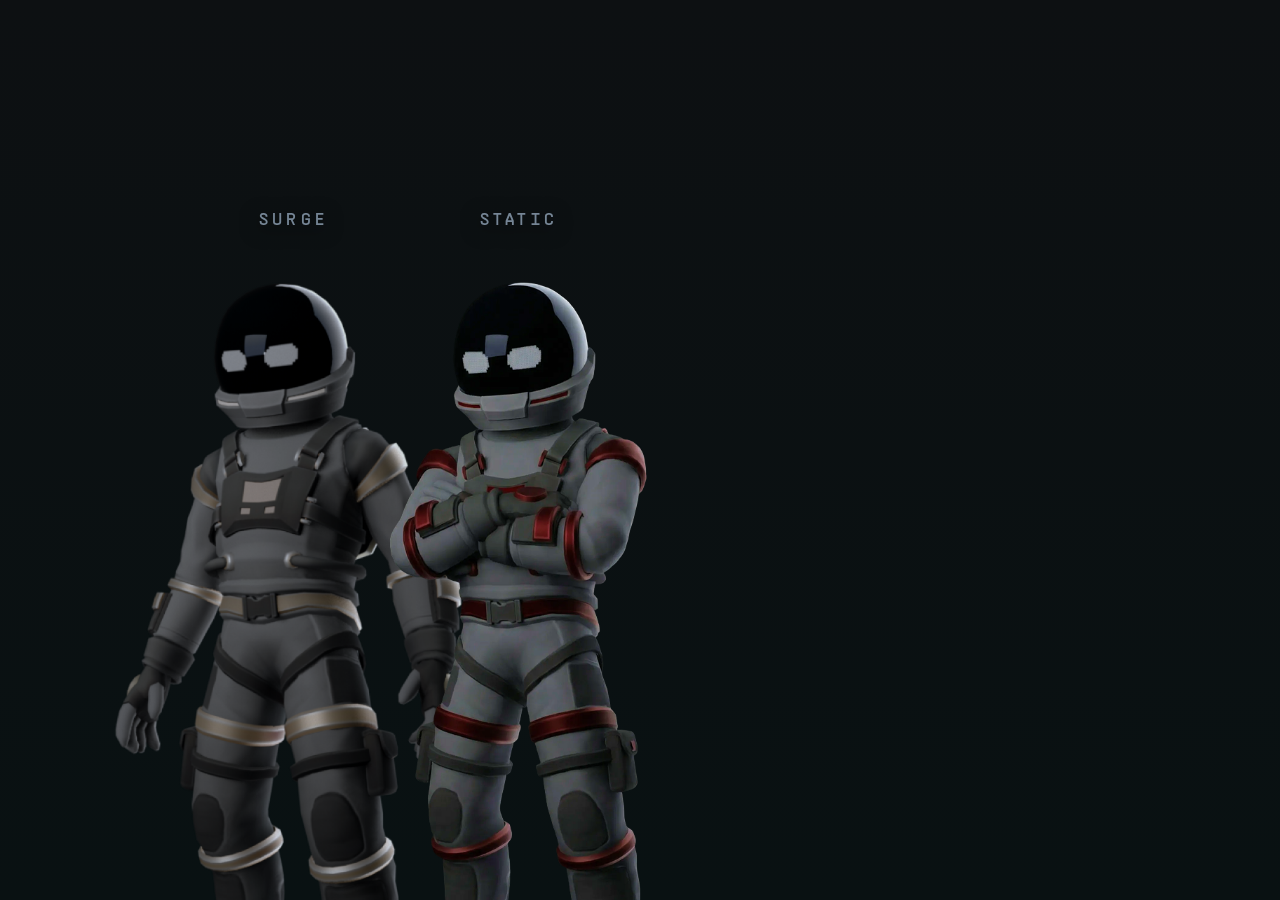
<file: dead-signal/dead-signal-reveal.html>
<!DOCTYPE html>
<html lang="en">
<head>
  <meta charset="UTF-8">
  <meta name="viewport" content="width=device-width, initial-scale=1.0">
  <title>Dead Signal — Impostor Reveal</title>
  <link rel="stylesheet" href="https://jenerfer.github.io/Portals-Design-System/styles.css">
  <style>

    /* ===== Fonts ===== */

    @font-face {
      font-family: 'PP Supply Sans';
      src: url('fonts/PPSupplySans-Regular.ttf') format('truetype');
      font-weight: 400;
      font-style: normal;
      font-display: swap;
    }

    @font-face {
      font-family: 'Bungee';
      src: url('fonts/Bungee-Regular.ttf') format('truetype');
      font-weight: 400;
      font-style: normal;
      font-display: swap;
    }

    /* ===== Page Base ===== */

    body {
      margin: 0;
      padding: 0;
      overflow: hidden;
      width: 100vw;
      height: 100vh;
      background: #0d1012;
    }

    /* ===== Background ===== */

    .reveal-bg {
      position: fixed;
      inset: 0;
      background: linear-gradient(180deg, #0d1012 0%, #091112 100%);
      z-index: 0;
    }

    /* ===== Characters Row ===== */

    .reveal-characters {
      position: fixed;
      bottom: 0;
      left: 0;
      right: 0;
      z-index: 1;
      display: flex;
      justify-content: center;
      align-items: flex-end;
      pointer-events: none;
    }

    .reveal-character {
      display: flex;
      flex-direction: column;
      align-items: center;
      margin: 0 -70px;
      min-width: 0;
      opacity: 0;
      transform: translateY(40px);
      transition: opacity 0.6s ease, transform 0.6s ease;
    }

    .reveal-character--visible {
      opacity: 1;
      transform: translateY(0);
    }

    /* ===== Nametag ===== */

    .reveal-nametag {
      font-family: 'PP Supply Sans', monospace;
      font-weight: 400;
      font-size: 18px;
      line-height: 18px;
      color: #758595;
      letter-spacing: 4.14px;
      text-transform: uppercase;
      text-shadow: 0px 3.542px 20.511px #080f15;
      text-align: center;
      white-space: nowrap;
      margin-bottom: 40px;
    }

    /* ===== Character Image ===== */

    .reveal-character__img {
      height: 70vh;
      width: auto;
      display: block;
      pointer-events: none;
    }

    /* ===== Role Text (Viewport Center) ===== */

    .reveal-role {
      position: fixed;
      top: 50%;
      left: 50%;
      transform: translate(-50%, -50%);
      z-index: 2;
      display: flex;
      flex-direction: column;
      align-items: center;
      gap: 16px;
      text-align: center;
      width: 552px;
      opacity: 0;
      filter: drop-shadow(0px 34px 60.8px #000000);
      transition: opacity 0.8s ease, transform 0.8s ease;
      pointer-events: none;
    }

    .reveal-role--hidden {
      transform: translate(-50%, -40%);
    }

    .reveal-role--visible {
      opacity: 1;
      transform: translate(-50%, -50%);
    }

    .reveal-role__prefix {
      font-family: 'PP Supply Sans', monospace;
      font-weight: 400;
      font-size: 22.341px;
      line-height: 0.911;
      color: #eff4fa;
      letter-spacing: 5.1384px;
      text-transform: uppercase;
      margin: 0;
    }

    .reveal-role__title {
      font-family: 'Bungee', cursive;
      font-weight: 400;
      font-size: 76px;
      line-height: 0.911;
      margin: 0;
      background: linear-gradient(180deg, #ffffff 0%, #799cb1 100%);
      -webkit-background-clip: text;
      -webkit-text-fill-color: transparent;
      background-clip: text;
    }

    /* ===== Countdown (Near Bottom) ===== */

    .reveal-countdown {
      position: fixed;
      bottom: 69px;
      left: 50%;
      transform: translateX(-50%);
      z-index: 2;
      display: flex;
      flex-direction: column;
      align-items: center;
      gap: 23px;
      text-align: center;
      opacity: 0;
      transition: opacity 0.6s ease, transform 0.6s ease;
      pointer-events: none;
    }

    .reveal-countdown--hidden {
      transform: translateX(-50%) translateY(20px);
    }

    .reveal-countdown--visible {
      opacity: 1;
      transform: translateX(-50%) translateY(0);
    }

    .reveal-countdown__label {
      font-family: 'PP Supply Sans', monospace;
      font-weight: 400;
      font-size: 22.341px;
      line-height: 0.911;
      color: #eff4fa;
      letter-spacing: 5.1384px;
      text-transform: uppercase;
      margin: 0;
    }

    .reveal-countdown__number {
      font-family: 'PP Supply Sans', monospace;
      font-weight: 400;
      font-size: 50px;
      line-height: 50px;
      color: #eff4fa;
      letter-spacing: 11.5px;
      text-shadow: 0px 4.062px 23.519px #080f15;
      margin: 0;
    }

    /* ===== Blackout Overlay ===== */

    .reveal-blackout {
      position: fixed;
      inset: 0;
      background: #000;
      z-index: 10;
      opacity: 0;
      pointer-events: none;
      transition: opacity 1s ease;
    }

    .reveal-blackout--active {
      opacity: 1;
    }

  </style>
</head>
<body>

  <!-- Background -->
  <div class="reveal-bg"></div>

  <!-- Characters row -->
  <div class="reveal-characters" id="reveal-characters"></div>

  <!-- Role reveal text -->
  <div class="reveal-role reveal-role--hidden" id="reveal-role">
    <p class="reveal-role__prefix">YOU ARE AN</p>
    <h1 class="reveal-role__title">IMPOSTOR</h1>
  </div>

  <!-- Countdown -->
  <div class="reveal-countdown reveal-countdown--hidden" id="reveal-countdown">
    <p class="reveal-countdown__label">GET READY TO START</p>
    <p class="reveal-countdown__number" id="countdown-number">5</p>
  </div>

  <!-- Fade to black -->
  <div class="reveal-blackout" id="reveal-blackout"></div>

  <script>
    (function () {

      /* ===== Config ===== */

      var CHARACTER_PATH = 'assets/characters2/';
      var CHARACTERS = [
        'color-beige.png', 'color-black.png', 'color-blue.png', 'color-brown.png',
        'color-dark-green.png', 'color-dark-red.png', 'color-gold.png', 'color-grey.png',
        'color-light-blue.png', 'color-light-green.png', 'color-orange.png', 'color-pink.png',
        'color-purple.png', 'color-red.png', 'color-turquoise.png', 'color-white.png'
      ];

      var NAMES = [
        'VORTEX', 'CIPHER', 'GHOST', 'NOVA', 'FLUX',
        'RAVEN', 'PULSE', 'DRIFT', 'SHARD', 'ECHO',
        'WRAITH', 'STATIC', 'BLAZE', 'COMET', 'BYTE',
        'SURGE', 'ORBIT', 'PRISM', 'VOID', 'NEXUS'
      ];

      /* ===== Utilities ===== */

      function shuffle(arr) {
        var a = arr.slice();
        for (var i = a.length - 1; i > 0; i--) {
          var j = Math.floor(Math.random() * (i + 1));
          var tmp = a[i];
          a[i] = a[j];
          a[j] = tmp;
        }
        return a;
      }

      /* ===== Randomisation ===== */

      var characterCount = 3 + Math.floor(Math.random() * 3); // 3, 4, or 5

      var chosenChars = shuffle(CHARACTERS).slice(0, characterCount);

      var chosenNames = shuffle(NAMES).slice(0, characterCount);

      /* ===== Build Character DOM ===== */

      var container = document.getElementById('reveal-characters');

      for (var i = 0; i < characterCount; i++) {
        var charDiv = document.createElement('div');
        charDiv.className = 'reveal-character';

        var nametag = document.createElement('span');
        nametag.className = 'reveal-nametag';
        nametag.textContent = chosenNames[i];

        var img = document.createElement('img');
        img.src = CHARACTER_PATH + chosenChars[i];
        img.alt = 'Character';
        img.className = 'reveal-character__img';

        charDiv.appendChild(nametag);
        charDiv.appendChild(img);
        container.appendChild(charDiv);
      }

      /* ===== Animation Sequence ===== */

      var characters = document.querySelectorAll('.reveal-character');
      var roleEl = document.getElementById('reveal-role');
      var countdownEl = document.getElementById('reveal-countdown');
      var countdownNumber = document.getElementById('countdown-number');
      var blackoutEl = document.getElementById('reveal-blackout');

      var initialDelay = 300;
      var staggerDelay = 200;

      // Step 1: Stagger character fade-in
      characters.forEach(function (char, i) {
        setTimeout(function () {
          char.classList.add('reveal-character--visible');
        }, initialDelay + i * staggerDelay);
      });

      // When last character finishes its transition
      var allCharsReadyAt = initialDelay + (characters.length - 1) * staggerDelay + 600;

      // Step 2: Fade in role text
      var roleShowAt = allCharsReadyAt + 800;
      setTimeout(function () {
        roleEl.classList.remove('reveal-role--hidden');
        roleEl.classList.add('reveal-role--visible');
      }, roleShowAt);

      // Step 3: Fade in countdown 2s after role text
      var countdownShowAt = roleShowAt + 2000;
      setTimeout(function () {
        countdownEl.classList.remove('reveal-countdown--hidden');
        countdownEl.classList.add('reveal-countdown--visible');
      }, countdownShowAt);

      // Step 4: Countdown from 5 to 0
      var count = 5;
      var countdownTickAt = countdownShowAt + 600;

      setTimeout(function () {
        var timer = setInterval(function () {
          count--;
          countdownNumber.textContent = count;
          if (count <= 0) {
            clearInterval(timer);
            // Step 5: Fade to black
            blackoutEl.classList.add('reveal-blackout--active');
          }
        }, 1000);
      }, countdownTickAt);

    })();
  </script>

</body>
</html>
</file>
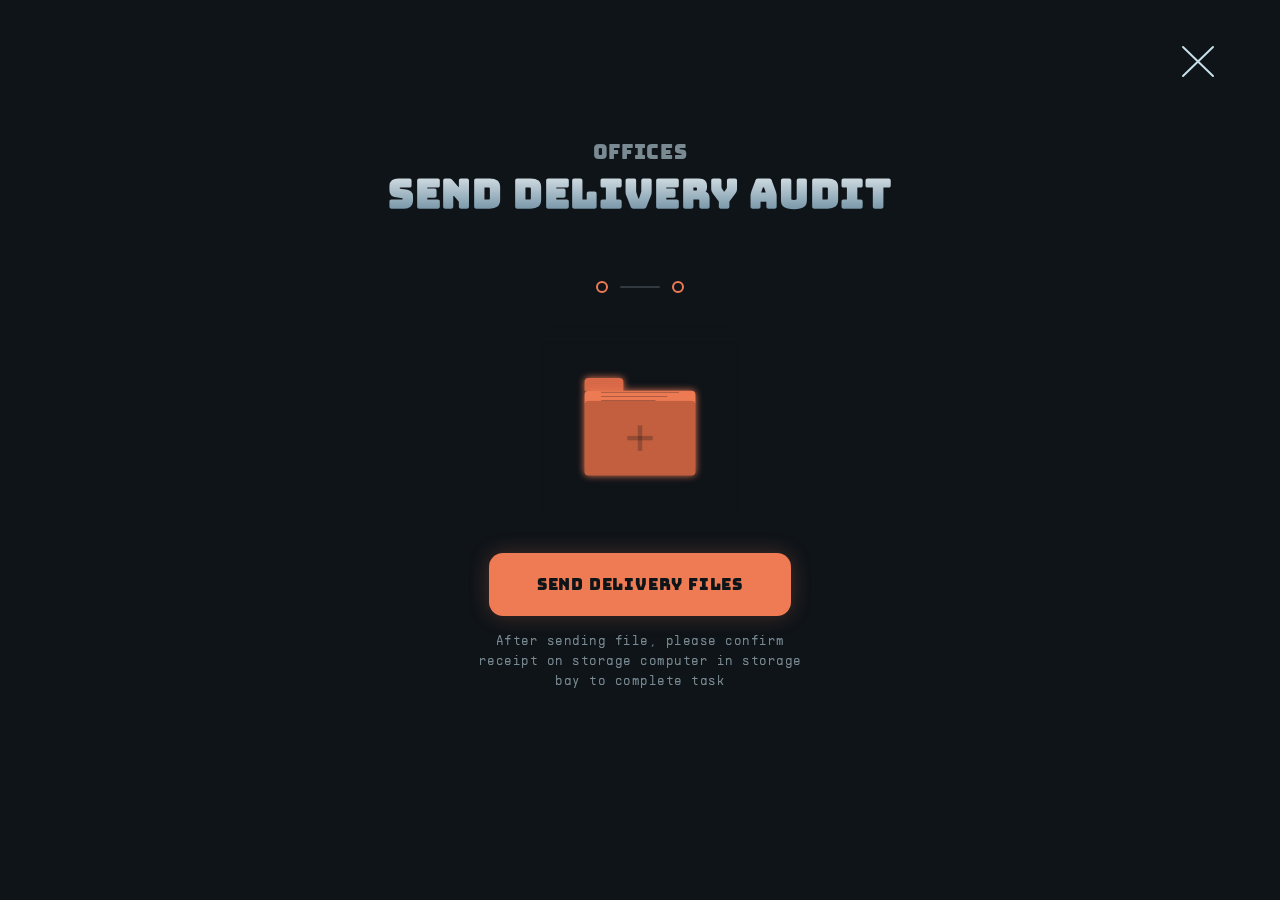
<file: tasks/delivery-audit.html>
<!DOCTYPE html>
<html lang="en">
<head>
  <meta charset="UTF-8">
  <meta name="viewport" content="width=device-width, initial-scale=1.0">
  <title>Delivery Audit — Offices Task</title>

  <!-- Design System CSS -->
  <link rel="stylesheet" href="../css/base.css">
  <link rel="stylesheet" href="../css/typography.css">
  <link rel="stylesheet" href="../css/components.css">
  <link rel="stylesheet" href="../css/themes.css">

  <!-- Task-specific styles -->
  <style>
    /* --- File Transfer Layout --- */
    .transfer-layout {
      display: flex;
      flex-direction: column;
      align-items: center;
      gap: 28px;
      width: 100%;
      padding: 16px 0;
    }

    /* --- File Icon (canvas-rendered retro folder) --- */
    .file-visual {
      position: relative;
      width: 200px;
      height: 200px;
      display: flex;
      align-items: center;
      justify-content: center;
      flex-shrink: 0;
    }

    #file-canvas {
      border-radius: 16px;
    }

    /* --- Action Button --- */
    .transfer-action {
      display: flex;
      flex-direction: column;
      align-items: center;
      gap: 16px;
      width: 100%;
      max-width: 400px;
    }

    .btn--transfer {
      font-family: 'Bungee', sans-serif;
      font-size: 16px;
      letter-spacing: 0.8px;
      text-transform: uppercase;
      border: none;
      border-radius: 14px;
      padding: 22px 48px;
      cursor: pointer;
      color: #0E1519;
      background: var(--area-primary);
      transition: transform 0.15s ease, box-shadow 0.15s ease, opacity 0.15s ease;
      display: inline-flex;
      align-items: center;
      justify-content: center;
      gap: 10px;
      user-select: none;
      white-space: nowrap;
      box-shadow: 0 0 20px rgba(239, 123, 84, 0.25);
    }

    .btn--transfer:hover {
      transform: scale(1.03);
      box-shadow: 0 0 30px rgba(239, 123, 84, 0.4);
    }

    .btn--transfer:active {
      transform: scale(0.97);
    }

    .btn--transfer:disabled {
      opacity: 0.4;
      cursor: not-allowed;
      pointer-events: none;
    }

    /* --- Hint Text --- */
    .transfer-hint {
      font-family: 'PP Supply Mono', sans-serif;
      font-weight: 300;
      font-size: 13px;
      letter-spacing: 0.5px;
      line-height: 1.55;
      color: var(--text-muted);
      text-align: center;
      max-width: 340px;
    }

    /* --- Progress Bar --- */
    .progress-container {
      width: 100%;
      max-width: 400px;
      display: flex;
      flex-direction: column;
      gap: 10px;
      align-items: center;
    }

    .progress-label {
      font-family: 'PP Supply Mono', sans-serif;
      font-weight: 300;
      font-size: 13px;
      letter-spacing: 0.709px;
      color: var(--text-body);
      text-transform: uppercase;
    }

    .progress-track {
      width: 100%;
      height: 8px;
      border-radius: 4px;
      background: rgba(132, 147, 153, 0.15);
      overflow: hidden;
      border: 1px solid rgba(132, 147, 153, 0.2);
    }

    .progress-fill {
      height: 100%;
      border-radius: 4px;
      width: 0%;
      transition: width 0.1s linear;
      background: linear-gradient(90deg, var(--area-secondary1), var(--area-primary));
      box-shadow: 0 0 10px var(--area-primary);
    }

    .progress-percent {
      font-family: 'Bungee', sans-serif;
      font-size: 22px;
      letter-spacing: 0.5px;
      color: var(--area-primary);
    }

    /* --- Error State --- */
    .error-display {
      display: flex;
      flex-direction: column;
      align-items: center;
      gap: 12px;
      padding: 20px 0;
    }

    .error-display__title {
      font-family: 'Bungee', sans-serif;
      font-size: 26px;
      letter-spacing: 0.5px;
      color: var(--error-red);
      text-transform: uppercase;
      text-shadow: 0 0 20px rgba(255, 68, 68, 0.4);
    }

    .error-display__sub {
      font-family: 'PP Supply Mono', sans-serif;
      font-weight: 300;
      font-size: 14px;
      letter-spacing: 0.5px;
      color: var(--text-muted);
    }

    /* --- Step Indicator --- */
    .step-indicator {
      display: flex;
      align-items: center;
      gap: 12px;
      margin-bottom: 4px;
    }

    .step-dot {
      width: 12px;
      height: 12px;
      border-radius: 50%;
      border: 2px solid var(--area-primary);
      background: transparent;
      transition: background 0.3s ease, box-shadow 0.3s ease;
    }

    .step-dot.filled {
      background: var(--area-primary);
      box-shadow: 0 0 10px var(--area-primary);
    }

    .step-dot.active {
      animation: dotPulse 1s ease-in-out infinite;
    }

    .step-line {
      width: 40px;
      height: 2px;
      background: rgba(132, 147, 153, 0.3);
      border-radius: 1px;
      transition: background 0.3s ease;
    }

    .step-line.filled {
      background: var(--area-primary);
      box-shadow: 0 0 6px var(--area-primary);
    }

    /* --- Send Confirmation Interstitial --- */
    .confirm-layout {
      display: flex;
      flex-direction: column;
      align-items: center;
      gap: 24px;
      width: 100%;
      padding: 24px 0;
      animation: confirmFadeIn 0.6s cubic-bezier(0.34, 1.56, 0.64, 1);
    }

    @keyframes confirmFadeIn {
      0% { opacity: 0; transform: scale(0.9); }
      100% { opacity: 1; transform: scale(1); }
    }

    .confirm-checkmark {
      position: relative;
      width: 120px;
      height: 120px;
    }

    .confirm-checkmark__ring {
      position: absolute;
      inset: 0;
      border-radius: 50%;
      border: 3px solid var(--area-primary);
      box-shadow: 0 0 25px var(--area-primary), inset 0 0 15px rgba(239, 123, 84, 0.1);
      animation: ringPulse 2s ease-in-out infinite;
    }

    @keyframes ringPulse {
      0%, 100% { box-shadow: 0 0 25px var(--area-primary), inset 0 0 15px rgba(239, 123, 84, 0.1); }
      50% { box-shadow: 0 0 40px var(--area-primary), inset 0 0 20px rgba(239, 123, 84, 0.15); }
    }

    .confirm-checkmark__icon {
      position: absolute;
      top: 50%;
      left: 50%;
      transform: translate(-50%, -50%);
      width: 48px;
      height: 48px;
    }

    .confirm-checkmark__icon path {
      stroke: var(--area-primary);
      stroke-dasharray: 60;
      stroke-dashoffset: 60;
      animation: drawCheck 0.5s ease 0.3s forwards;
    }

    @keyframes drawCheck {
      to { stroke-dashoffset: 0; }
    }

    .confirm-title {
      font-family: 'Bungee', sans-serif;
      font-size: 24px;
      letter-spacing: 0.5px;
      color: var(--area-primary);
      text-transform: uppercase;
      text-shadow: 0 0 20px rgba(239, 123, 84, 0.3);
    }

    .confirm-sub {
      font-family: 'PP Supply Mono', sans-serif;
      font-weight: 300;
      font-size: 14px;
      letter-spacing: 0.5px;
      line-height: 1.55;
      color: var(--text-muted);
      text-align: center;
      max-width: 340px;
    }

    .confirm-countdown {
      font-family: 'Bungee', sans-serif;
      font-size: 14px;
      letter-spacing: 0.4px;
      color: var(--text-muted);
      opacity: 0.5;
    }

    /* --- Responsive --- */
    @media (max-width: 700px) {
      .file-visual {
        width: 160px;
        height: 160px;
      }
    }
  </style>
</head>

<body>
  <!-- ===== TASK OVERLAY ===== -->
  <div class="task-overlay theme-offices">

    <!-- Dark blur background -->
    <div class="task-overlay__bg"></div>

    <!-- Task Header -->
    <div class="task-header">
      <span class="task-header__area-label">Offices</span>
      <h1 class="task-header__title">Send Delivery Audit</h1>
    </div>

    <!-- Close Button -->
    <button class="task-close" aria-label="Close task">
      <svg viewBox="0 0 34 33" fill="none" xmlns="http://www.w3.org/2000/svg">
        <line x1="2" y1="2" x2="32" y2="31" />
        <line x1="32" y1="2" x2="2" y2="31" />
      </svg>
    </button>

    <!-- Task Frame -->
    <div class="task-frame">

      <!-- ===== PHASE 1: SEND FILES ===== -->
      <div id="phase-send" class="phase-container active">
        <div class="transfer-layout">

          <!-- Step Indicator -->
          <div class="step-indicator">
            <div class="step-dot active" id="step-dot-1"></div>
            <div class="step-line" id="step-line"></div>
            <div class="step-dot" id="step-dot-2"></div>
          </div>

          <!-- File Icon Canvas -->
          <div class="file-visual">
            <canvas id="file-canvas"></canvas>
          </div>

          <!-- Action Area -->
          <div class="transfer-action" id="send-action">
            <button class="btn--transfer" id="send-btn">Send Delivery Files</button>
            <p class="transfer-hint">After sending file, please confirm receipt on storage computer in storage bay to complete task</p>
          </div>

          <!-- Progress (hidden until sending) -->
          <div class="progress-container hidden" id="send-progress">
            <span class="progress-label" id="progress-label">Sending...</span>
            <div class="progress-track">
              <div class="progress-fill" id="send-fill"></div>
            </div>
            <span class="progress-percent" id="send-percent">0%</span>
          </div>

          <!-- Error (hidden until fail) -->
          <div class="error-display hidden" id="send-error">
            <p class="error-display__title">Error Sending</p>
            <p class="error-display__sub">Please try again</p>
          </div>

        </div>
      </div>

      <!-- ===== SEND CONFIRMATION INTERSTITIAL ===== -->
      <div id="phase-confirm" class="phase-container hidden">
        <div class="confirm-layout">

          <!-- Step Indicator (step 1 filled) -->
          <div class="step-indicator">
            <div class="step-dot filled"></div>
            <div class="step-line filled"></div>
            <div class="step-dot"></div>
          </div>

          <!-- Checkmark Icon -->
          <div class="confirm-checkmark">
            <div class="confirm-checkmark__ring"></div>
            <svg class="confirm-checkmark__icon" viewBox="0 0 48 48" fill="none" xmlns="http://www.w3.org/2000/svg">
              <path d="M12 24L21 33L36 16" stroke-width="4" stroke-linecap="round" stroke-linejoin="round"/>
            </svg>
          </div>

          <p class="confirm-title">File Successfully Sent</p>
          <p class="confirm-sub">Go to Storage Bay computer to receive files</p>
          <p class="confirm-countdown" id="confirm-countdown"></p>

        </div>
      </div>

      <!-- ===== PHASE 2: RECEIVE FILES ===== -->
      <div id="phase-receive" class="phase-container hidden">
        <div class="transfer-layout">

          <!-- Step Indicator -->
          <div class="step-indicator">
            <div class="step-dot filled" id="step-dot-1b"></div>
            <div class="step-line filled" id="step-line-b"></div>
            <div class="step-dot active" id="step-dot-2b"></div>
          </div>

          <!-- File Icon Canvas -->
          <div class="file-visual">
            <canvas id="file-canvas-receive"></canvas>
          </div>

          <!-- Action Area -->
          <div class="transfer-action" id="receive-action">
            <button class="btn--transfer" id="receive-btn">Receive Delivery Files</button>
          </div>

          <!-- Progress (hidden until receiving) -->
          <div class="progress-container hidden" id="receive-progress">
            <span class="progress-label" id="receive-progress-label">Receiving...</span>
            <div class="progress-track">
              <div class="progress-fill" id="receive-fill"></div>
            </div>
            <span class="progress-percent" id="receive-percent">0%</span>
          </div>

          <!-- Error (hidden until fail) -->
          <div class="error-display hidden" id="receive-error">
            <p class="error-display__title">Error Receiving</p>
            <p class="error-display__sub">Please try again</p>
          </div>

        </div>
      </div>

      <!-- ===== TASK COMPLETION OVERLAY ===== -->
      <div class="task-completion">
        <div class="task-completion__glow"></div>
        <svg class="task-completion__checkmark" viewBox="0 0 48 48" fill="none" xmlns="http://www.w3.org/2000/svg">
          <circle cx="24" cy="24" r="22" stroke="#44FFA2" stroke-width="2" opacity="0.5"/>
          <path d="M14 24L21 31L34 18" stroke="#44FFA2" stroke-width="3" stroke-linecap="round" stroke-linejoin="round"/>
        </svg>
        <p class="task-completion__text">Task Completed!</p>
        <button class="btn btn--confirm task-completion__continue">Continue</button>
      </div>

    </div><!-- /task-frame -->

  </div><!-- /task-overlay -->

  <!-- Scripts -->
  <script src="../js/audio.js"></script>
  <script src="../js/task-shell.js"></script>
  <script src="../js/tasks/delivery-audit.js"></script>

</body>
</html>
</file>
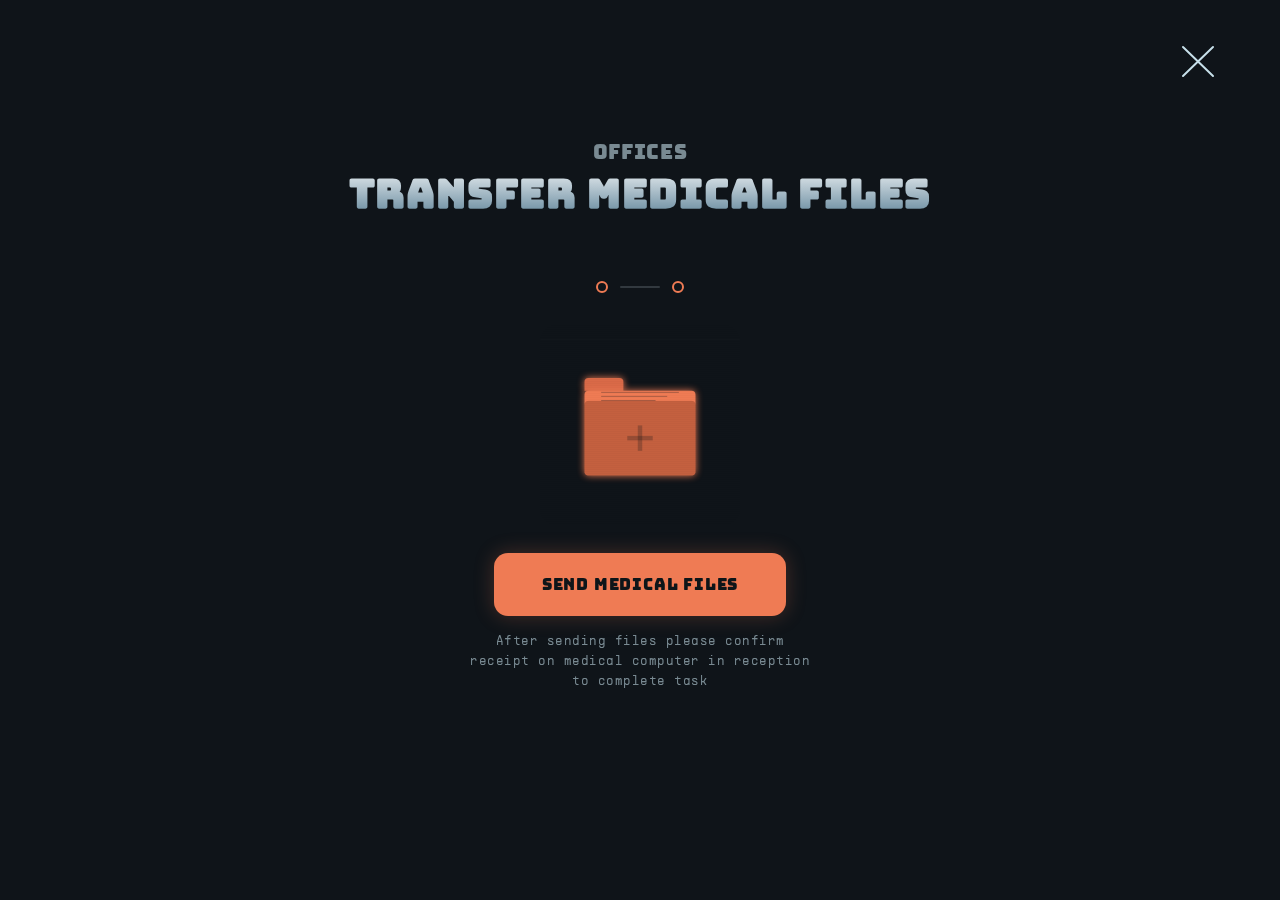
<file: tasks/file-transfer.html>
<!DOCTYPE html>
<html lang="en">
<head>
  <meta charset="UTF-8">
  <meta name="viewport" content="width=device-width, initial-scale=1.0">
  <title>File Transfer — Offices Task</title>

  <!-- Design System CSS -->
  <link rel="stylesheet" href="../css/base.css">
  <link rel="stylesheet" href="../css/typography.css">
  <link rel="stylesheet" href="../css/components.css">
  <link rel="stylesheet" href="../css/themes.css">

  <!-- Task-specific styles -->
  <style>
    /* --- File Transfer Layout --- */
    .transfer-layout {
      display: flex;
      flex-direction: column;
      align-items: center;
      gap: 28px;
      width: 100%;
      padding: 16px 0;
    }

    /* --- File Icon (canvas-rendered retro folder) --- */
    .file-visual {
      position: relative;
      width: 200px;
      height: 200px;
      display: flex;
      align-items: center;
      justify-content: center;
      flex-shrink: 0;
    }

    #file-canvas {
      border-radius: 16px;
    }

    /* --- Action Button --- */
    .transfer-action {
      display: flex;
      flex-direction: column;
      align-items: center;
      gap: 16px;
      width: 100%;
      max-width: 400px;
    }

    .btn--transfer {
      font-family: 'Bungee', sans-serif;
      font-size: 16px;
      letter-spacing: 0.8px;
      text-transform: uppercase;
      border: none;
      border-radius: 14px;
      padding: 22px 48px;
      cursor: pointer;
      color: #0E1519;
      background: var(--area-primary);
      transition: transform 0.15s ease, box-shadow 0.15s ease, opacity 0.15s ease;
      display: inline-flex;
      align-items: center;
      justify-content: center;
      gap: 10px;
      user-select: none;
      white-space: nowrap;
      box-shadow: 0 0 20px rgba(239, 123, 84, 0.25);
    }

    .btn--transfer:hover {
      transform: scale(1.03);
      box-shadow: 0 0 30px rgba(239, 123, 84, 0.4);
    }

    .btn--transfer:active {
      transform: scale(0.97);
    }

    .btn--transfer:disabled {
      opacity: 0.4;
      cursor: not-allowed;
      pointer-events: none;
    }

    /* --- Hint Text --- */
    .transfer-hint {
      font-family: 'PP Supply Mono', sans-serif;
      font-weight: 300;
      font-size: 13px;
      letter-spacing: 0.5px;
      line-height: 1.55;
      color: var(--text-muted);
      text-align: center;
      max-width: 340px;
    }

    /* --- Progress Bar --- */
    .progress-container {
      width: 100%;
      max-width: 400px;
      display: flex;
      flex-direction: column;
      gap: 10px;
      align-items: center;
    }

    .progress-label {
      font-family: 'PP Supply Mono', sans-serif;
      font-weight: 300;
      font-size: 13px;
      letter-spacing: 0.709px;
      color: var(--text-body);
      text-transform: uppercase;
    }

    .progress-track {
      width: 100%;
      height: 8px;
      border-radius: 4px;
      background: rgba(132, 147, 153, 0.15);
      overflow: hidden;
      border: 1px solid rgba(132, 147, 153, 0.2);
    }

    .progress-fill {
      height: 100%;
      border-radius: 4px;
      width: 0%;
      transition: width 0.1s linear;
      background: linear-gradient(90deg, var(--area-secondary1), var(--area-primary));
      box-shadow: 0 0 10px var(--area-primary);
    }

    .progress-percent {
      font-family: 'Bungee', sans-serif;
      font-size: 22px;
      letter-spacing: 0.5px;
      color: var(--area-primary);
    }

    /* --- Error State --- */
    .error-display {
      display: flex;
      flex-direction: column;
      align-items: center;
      gap: 12px;
      padding: 20px 0;
    }

    .error-display__title {
      font-family: 'Bungee', sans-serif;
      font-size: 26px;
      letter-spacing: 0.5px;
      color: var(--error-red);
      text-transform: uppercase;
      text-shadow: 0 0 20px rgba(255, 68, 68, 0.4);
    }

    .error-display__sub {
      font-family: 'PP Supply Mono', sans-serif;
      font-weight: 300;
      font-size: 14px;
      letter-spacing: 0.5px;
      color: var(--text-muted);
    }

    /* --- Step Indicator --- */
    .step-indicator {
      display: flex;
      align-items: center;
      gap: 12px;
      margin-bottom: 4px;
    }

    .step-dot {
      width: 12px;
      height: 12px;
      border-radius: 50%;
      border: 2px solid var(--area-primary);
      background: transparent;
      transition: background 0.3s ease, box-shadow 0.3s ease;
    }

    .step-dot.filled {
      background: var(--area-primary);
      box-shadow: 0 0 10px var(--area-primary);
    }

    .step-dot.active {
      animation: dotPulse 1s ease-in-out infinite;
    }

    .step-line {
      width: 40px;
      height: 2px;
      background: rgba(132, 147, 153, 0.3);
      border-radius: 1px;
      transition: background 0.3s ease;
    }

    .step-line.filled {
      background: var(--area-primary);
      box-shadow: 0 0 6px var(--area-primary);
    }

    /* --- Send Confirmation Interstitial --- */
    .confirm-layout {
      display: flex;
      flex-direction: column;
      align-items: center;
      gap: 24px;
      width: 100%;
      padding: 24px 0;
      animation: confirmFadeIn 0.6s cubic-bezier(0.34, 1.56, 0.64, 1);
    }

    @keyframes confirmFadeIn {
      0% { opacity: 0; transform: scale(0.9); }
      100% { opacity: 1; transform: scale(1); }
    }

    .confirm-checkmark {
      position: relative;
      width: 120px;
      height: 120px;
    }

    .confirm-checkmark__ring {
      position: absolute;
      inset: 0;
      border-radius: 50%;
      border: 3px solid var(--area-primary);
      box-shadow: 0 0 25px var(--area-primary), inset 0 0 15px rgba(239, 123, 84, 0.1);
      animation: ringPulse 2s ease-in-out infinite;
    }

    @keyframes ringPulse {
      0%, 100% { box-shadow: 0 0 25px var(--area-primary), inset 0 0 15px rgba(239, 123, 84, 0.1); }
      50% { box-shadow: 0 0 40px var(--area-primary), inset 0 0 20px rgba(239, 123, 84, 0.15); }
    }

    .confirm-checkmark__icon {
      position: absolute;
      top: 50%;
      left: 50%;
      transform: translate(-50%, -50%);
      width: 48px;
      height: 48px;
    }

    .confirm-checkmark__icon path {
      stroke: var(--area-primary);
      stroke-dasharray: 60;
      stroke-dashoffset: 60;
      animation: drawCheck 0.5s ease 0.3s forwards;
    }

    @keyframes drawCheck {
      to { stroke-dashoffset: 0; }
    }

    .confirm-title {
      font-family: 'Bungee', sans-serif;
      font-size: 24px;
      letter-spacing: 0.5px;
      color: var(--area-primary);
      text-transform: uppercase;
      text-shadow: 0 0 20px rgba(239, 123, 84, 0.3);
    }

    .confirm-sub {
      font-family: 'PP Supply Mono', sans-serif;
      font-weight: 300;
      font-size: 14px;
      letter-spacing: 0.5px;
      line-height: 1.55;
      color: var(--text-muted);
      text-align: center;
      max-width: 340px;
    }

    .confirm-countdown {
      font-family: 'Bungee', sans-serif;
      font-size: 14px;
      letter-spacing: 0.4px;
      color: var(--text-muted);
      opacity: 0.5;
    }

    /* --- Responsive --- */
    @media (max-width: 700px) {
      .file-visual {
        width: 160px;
        height: 160px;
      }
    }
  </style>
</head>

<body>
  <!-- ===== TASK OVERLAY ===== -->
  <div class="task-overlay theme-offices">

    <!-- Dark blur background -->
    <div class="task-overlay__bg"></div>

    <!-- Task Header -->
    <div class="task-header">
      <span class="task-header__area-label">Offices</span>
      <h1 class="task-header__title">Transfer Medical Files</h1>
    </div>

    <!-- Close Button -->
    <button class="task-close" aria-label="Close task">
      <svg viewBox="0 0 34 33" fill="none" xmlns="http://www.w3.org/2000/svg">
        <line x1="2" y1="2" x2="32" y2="31" />
        <line x1="32" y1="2" x2="2" y2="31" />
      </svg>
    </button>

    <!-- Task Frame -->
    <div class="task-frame">

      <!-- ===== PHASE 1: SEND FILES ===== -->
      <div id="phase-send" class="phase-container active">
        <div class="transfer-layout">

          <!-- Step Indicator -->
          <div class="step-indicator">
            <div class="step-dot active" id="step-dot-1"></div>
            <div class="step-line" id="step-line"></div>
            <div class="step-dot" id="step-dot-2"></div>
          </div>

          <!-- File Icon Canvas -->
          <div class="file-visual">
            <canvas id="file-canvas"></canvas>
          </div>

          <!-- Action Area -->
          <div class="transfer-action" id="send-action">
            <button class="btn--transfer" id="send-btn">Send Medical Files</button>
            <p class="transfer-hint">After sending files please confirm receipt on medical computer in reception to complete task</p>
          </div>

          <!-- Progress (hidden until sending) -->
          <div class="progress-container hidden" id="send-progress">
            <span class="progress-label" id="progress-label">Sending...</span>
            <div class="progress-track">
              <div class="progress-fill" id="send-fill"></div>
            </div>
            <span class="progress-percent" id="send-percent">0%</span>
          </div>

          <!-- Error (hidden until fail) -->
          <div class="error-display hidden" id="send-error">
            <p class="error-display__title">Error Sending</p>
            <p class="error-display__sub">Please try again</p>
          </div>

        </div>
      </div>

      <!-- ===== SEND CONFIRMATION INTERSTITIAL ===== -->
      <div id="phase-confirm" class="phase-container hidden">
        <div class="confirm-layout">

          <!-- Step Indicator (step 1 filled) -->
          <div class="step-indicator">
            <div class="step-dot filled"></div>
            <div class="step-line filled"></div>
            <div class="step-dot"></div>
          </div>

          <!-- Checkmark Icon -->
          <div class="confirm-checkmark">
            <div class="confirm-checkmark__ring"></div>
            <svg class="confirm-checkmark__icon" viewBox="0 0 48 48" fill="none" xmlns="http://www.w3.org/2000/svg">
              <path d="M12 24L21 33L36 16" stroke-width="4" stroke-linecap="round" stroke-linejoin="round"/>
            </svg>
          </div>

          <p class="confirm-title">File Successfully Sent</p>
          <p class="confirm-sub">Go to Medbay computer in reception to receive files</p>
          <p class="confirm-countdown" id="confirm-countdown"></p>

        </div>
      </div>

      <!-- ===== PHASE 2: RECEIVE FILES ===== -->
      <div id="phase-receive" class="phase-container hidden">
        <div class="transfer-layout">

          <!-- Step Indicator -->
          <div class="step-indicator">
            <div class="step-dot filled" id="step-dot-1b"></div>
            <div class="step-line filled" id="step-line-b"></div>
            <div class="step-dot active" id="step-dot-2b"></div>
          </div>

          <!-- File Icon Canvas -->
          <div class="file-visual">
            <canvas id="file-canvas-receive"></canvas>
          </div>

          <!-- Action Area -->
          <div class="transfer-action" id="receive-action">
            <button class="btn--transfer" id="receive-btn">Receive Files</button>
          </div>

          <!-- Progress (hidden until receiving) -->
          <div class="progress-container hidden" id="receive-progress">
            <span class="progress-label" id="receive-progress-label">Receiving...</span>
            <div class="progress-track">
              <div class="progress-fill" id="receive-fill"></div>
            </div>
            <span class="progress-percent" id="receive-percent">0%</span>
          </div>

          <!-- Error (hidden until fail) -->
          <div class="error-display hidden" id="receive-error">
            <p class="error-display__title">Error Receiving</p>
            <p class="error-display__sub">Please try again</p>
          </div>

        </div>
      </div>

      <!-- ===== TASK COMPLETION OVERLAY ===== -->
      <div class="task-completion">
        <div class="task-completion__glow"></div>
        <svg class="task-completion__checkmark" viewBox="0 0 48 48" fill="none" xmlns="http://www.w3.org/2000/svg">
          <circle cx="24" cy="24" r="22" stroke="#44FFA2" stroke-width="2" opacity="0.5"/>
          <path d="M14 24L21 31L34 18" stroke="#44FFA2" stroke-width="3" stroke-linecap="round" stroke-linejoin="round"/>
        </svg>
        <p class="task-completion__text">Task Completed!</p>
        <button class="btn btn--confirm task-completion__continue">Continue</button>
      </div>

    </div><!-- /task-frame -->

  </div><!-- /task-overlay -->

  <!-- Scripts -->
  <script src="../js/audio.js"></script>
  <script src="../js/task-shell.js"></script>
  <script src="../js/tasks/file-transfer.js"></script>

</body>
</html>
</file>
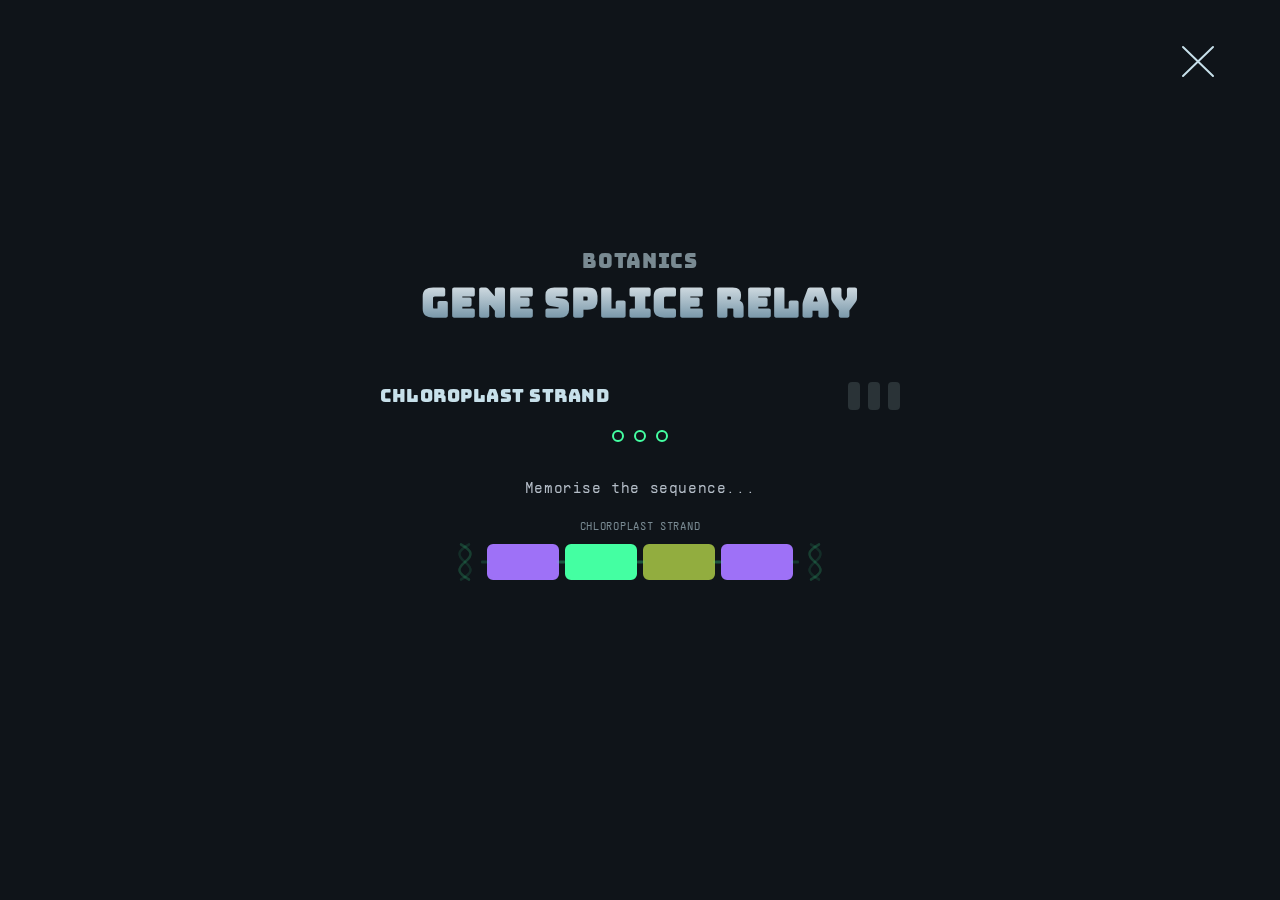
<file: tasks/gene-splice.html>
<!DOCTYPE html>
<html lang="en">
<head>
  <meta charset="UTF-8">
  <meta name="viewport" content="width=device-width, initial-scale=1.0">
  <title>Gene Splice Relay — Botanics Task</title>

  <!-- Design System CSS -->
  <link rel="stylesheet" href="../css/base.css">
  <link rel="stylesheet" href="../css/typography.css">
  <link rel="stylesheet" href="../css/components.css">
  <link rel="stylesheet" href="../css/themes.css">

  <!-- Task-specific styles -->
  <style>
    /* --- Splice Layout --- */
    .splice-layout {
      display: flex;
      flex-direction: column;
      align-items: center;
      gap: 20px;
      width: 100%;
      max-width: 520px;
      padding: 8px 0;
    }

    /* --- Top Bar --- */
    .splice-topbar {
      display: flex;
      align-items: center;
      justify-content: space-between;
      width: 100%;
    }

    .splice-topbar__label {
      font-family: 'Bungee', sans-serif;
      font-size: 18px;
      letter-spacing: 0.5px;
      color: var(--text-heading);
      text-transform: uppercase;
    }

    /* --- Attempt Pips --- */
    .splice-attempts {
      display: flex;
      gap: 8px;
      align-items: center;
    }

    .attempt-pip {
      width: 12px;
      height: 28px;
      border-radius: 4px;
      background: #2A3337;
      transition: background 0.3s ease, box-shadow 0.3s ease;
    }

    .attempt-pip.used {
      background: #FF4444;
      box-shadow: 0 0 10px rgba(255, 68, 68, 0.62);
    }

    /* --- Strand Area --- */
    .strand-area {
      display: flex;
      flex-direction: column;
      gap: 14px;
      width: 100%;
      align-items: center;
      min-height: 70px;
    }

    /* --- Strand Row --- */
    .strand-row {
      display: flex;
      flex-direction: column;
      gap: 6px;
      width: 100%;
      align-items: center;
    }

    .strand-row__label {
      font-family: 'PP Supply Mono', sans-serif;
      font-weight: 300;
      font-size: 11px;
      letter-spacing: 0.7px;
      color: var(--text-muted);
      text-transform: uppercase;
    }

    /* --- DNA Helix Wrapper --- */
    .strand-row__helix {
      display: flex;
      align-items: center;
      gap: 0;
      position: relative;
    }

    /* Backbone rails (SVG wavy lines flanking segments) */
    .helix-backbone {
      width: 28px;
      height: 100%;
      flex-shrink: 0;
    }

    .helix-backbone svg {
      width: 100%;
      height: 100%;
      overflow: visible;
    }

    .helix-backbone path {
      fill: none;
      stroke: rgba(68, 255, 162, 0.18);
      stroke-width: 2.5;
      stroke-linecap: round;
    }

    .strand-row__segments {
      display: flex;
      gap: 6px;
      justify-content: center;
      position: relative;
    }

    /* Horizontal rung connectors between backbone and segments */
    .segment::before,
    .segment::after {
      content: '';
      position: absolute;
      top: 50%;
      width: 8px;
      height: 3px;
      background: rgba(68, 255, 162, 0.15);
      border-radius: 1px;
      transform: translateY(-50%);
    }

    .segment::before {
      left: -8px;
    }

    .segment::after {
      right: -8px;
    }

    /* --- Segment (base pair rung) --- */
    .segment {
      width: 72px;
      height: 36px;
      border-radius: 6px;
      border: 2px solid #293136;
      background: #1A2228;
      cursor: pointer;
      transition: background 0.2s ease,
                  border-color 0.3s ease,
                  transform 0.15s ease,
                  box-shadow 0.3s ease,
                  opacity 0.3s ease;
      position: relative;
      -webkit-tap-highlight-color: transparent;
    }

    .segment.empty {
      border-style: dashed;
      border-color: #3A454D;
    }

    .segment.empty:hover {
      border-color: var(--area-primary);
      background: rgba(68, 255, 162, 0.05);
    }

    .segment.selected {
      border-color: var(--area-primary) !important;
      border-style: solid !important;
      box-shadow: 0 0 12px rgba(68, 255, 162, 0.4);
      transform: scale(1.05);
    }

    /* --- Gene Colour Fills --- */
    .segment.colour-adenine {
      background: #44FFA2;
      border-color: #44FFA2;
    }
    .segment.colour-thymine {
      background: #ADE7CA;
      border-color: #ADE7CA;
    }
    .segment.colour-guanine {
      background: #92AD3F;
      border-color: #92AD3F;
    }
    .segment.colour-cytosine {
      background: #9E71F7;
      border-color: #9E71F7;
    }

    /* --- Locked (recalled strands — dimmed) --- */
    .segment.locked {
      opacity: 0.35;
      cursor: default;
      pointer-events: none;
      filter: saturate(0.3) brightness(0.6);
    }

    /* --- Reveal Animation --- */
    .segment.revealing {
      animation: segmentPulse 0.5s ease-in-out;
    }

    @keyframes segmentPulse {
      0% { transform: scale(0.9); opacity: 0.5; }
      50% { transform: scale(1.05); }
      100% { transform: scale(1); opacity: 1; }
    }

    /* --- Pop on Fill --- */
    .segment.pop {
      animation: segmentPop 0.15s ease;
    }

    @keyframes segmentPop {
      0% { transform: scale(0.85); }
      60% { transform: scale(1.08); }
      100% { transform: scale(1); }
    }

    /* --- Error Shake --- */
    .segment.error {
      animation: segmentShake 0.4s ease;
      border-color: #FF4444 !important;
      border-style: solid !important;
      box-shadow: 0 0 15px rgba(255, 68, 68, 0.5);
    }

    @keyframes segmentShake {
      0%, 100% { transform: translateX(0); }
      20% { transform: translateX(-6px); }
      40% { transform: translateX(6px); }
      60% { transform: translateX(-4px); }
      80% { transform: translateX(4px); }
    }

    /* --- Correct Glow --- */
    .segment.correct {
      box-shadow: 0 0 20px rgba(68, 255, 162, 0.5);
      animation: correctGlow 0.6s ease;
    }

    @keyframes correctGlow {
      0% { box-shadow: 0 0 0px rgba(68, 255, 162, 0); }
      50% { box-shadow: 0 0 30px rgba(68, 255, 162, 0.7); }
      100% { box-shadow: 0 0 20px rgba(68, 255, 162, 0.5); }
    }

    /* --- Helix Merge (Phase 3 completion) --- */
    .strand-row.merging {
      animation: helixMerge 0.8s ease-in-out forwards;
    }

    @keyframes helixMerge {
      0% { transform: translateY(0) scale(1); opacity: 1; }
      40% { transform: translateY(0) scale(1.05); opacity: 1; }
      100% { transform: translateY(0) scale(0.9); opacity: 0; }
    }

    /* --- Colour Palette --- */
    .colour-palette {
      display: flex;
      gap: 14px;
      justify-content: center;
      padding: 12px 0;
      transition: opacity 0.3s ease;
    }

    .colour-palette.hidden {
      opacity: 0;
      pointer-events: none;
    }

    .palette-btn {
      width: 56px;
      height: 56px;
      border-radius: 50%;
      border: 3px solid rgba(255, 255, 255, 0.15);
      cursor: pointer;
      transition: transform 0.15s ease,
                  box-shadow 0.2s ease,
                  border-color 0.2s ease;
      outline: none;
      padding: 0;
      -webkit-tap-highlight-color: transparent;
    }

    .palette-btn:hover {
      transform: scale(1.12);
      box-shadow: 0 0 16px rgba(68, 255, 162, 0.4);
      border-color: rgba(255, 255, 255, 0.4);
    }

    .palette-btn:active {
      transform: scale(0.95);
    }

    /* --- Contamination Cooldown Overlay --- */
    .contamination-overlay {
      position: absolute;
      inset: 0;
      background: rgba(14, 21, 25, 0.95);
      display: flex;
      flex-direction: column;
      align-items: center;
      justify-content: center;
      gap: 16px;
      opacity: 0;
      pointer-events: none;
      transition: opacity 0.4s ease;
      z-index: 6;
      border-radius: var(--frame-radius);
    }

    .contamination-overlay.active {
      opacity: 1;
      pointer-events: auto;
    }

    .contamination-overlay__title {
      font-family: 'Bungee', sans-serif;
      font-size: 28px;
      letter-spacing: 0.5px;
      color: var(--error-red);
      text-transform: uppercase;
      text-shadow: 0 0 25px rgba(255, 68, 68, 0.5);
    }

    .contamination-overlay__timer {
      font-family: 'Bungee', sans-serif;
      font-size: 52px;
      letter-spacing: 1px;
      color: var(--error-red);
      text-shadow: 0 0 30px rgba(255, 68, 68, 0.4);
    }

    .contamination-overlay__sub {
      font-family: 'PP Supply Mono', sans-serif;
      font-weight: 300;
      font-size: 14px;
      letter-spacing: 0.5px;
      color: var(--text-muted);
    }

    /* --- Responsive --- */
    @media (max-width: 480px) {
      .segment {
        width: 54px;
        height: 30px;
        border-radius: 5px;
      }
      .helix-backbone {
        width: 20px;
      }
      .palette-btn {
        width: 44px;
        height: 44px;
      }
      .splice-layout {
        gap: 14px;
      }
    }
  </style>
</head>

<body>
  <!-- ===== TASK OVERLAY ===== -->
  <div class="task-overlay theme-botanics">

    <!-- Dark blur background -->
    <div class="task-overlay__bg"></div>

    <!-- Task Header -->
    <div class="task-header">
      <span class="task-header__area-label">Botanics</span>
      <h1 class="task-header__title">Gene Splice Relay</h1>
    </div>

    <!-- Close Button -->
    <button class="task-close" aria-label="Close task">
      <svg viewBox="0 0 34 33" fill="none" xmlns="http://www.w3.org/2000/svg">
        <line x1="2" y1="2" x2="32" y2="31" />
        <line x1="32" y1="2" x2="2" y2="31" />
      </svg>
    </button>

    <!-- Task Frame -->
    <div class="task-frame">

      <!-- ===== PHASE 1: Chloroplast Strand ===== -->
      <div id="phase-1" class="phase-container active">
        <div class="splice-layout">
          <div class="splice-topbar">
            <span class="splice-topbar__label" id="phase-label-1">Chloroplast Strand</span>
            <div class="splice-attempts" id="attempts-1">
              <div class="attempt-pip"></div>
              <div class="attempt-pip"></div>
              <div class="attempt-pip"></div>
            </div>
          </div>

          <div class="progress-dots">
            <div class="progress-dot active" id="dot-1-0"></div>
            <div class="progress-dot" id="dot-1-1"></div>
            <div class="progress-dot" id="dot-1-2"></div>
          </div>

          <p class="instruction" id="instruction-1">Memorise the sequence...</p>

          <div class="strand-area" id="strand-area-1"></div>

          <div class="colour-palette hidden" id="palette-1">
            <button class="palette-btn" data-colour="adenine" style="background: #44FFA2;" aria-label="Adenine"></button>
            <button class="palette-btn" data-colour="thymine" style="background: #ADE7CA;" aria-label="Thymine"></button>
            <button class="palette-btn" data-colour="guanine" style="background: #92AD3F;" aria-label="Guanine"></button>
            <button class="palette-btn" data-colour="cytosine" style="background: #9E71F7;" aria-label="Cytosine"></button>
          </div>
        </div>
      </div>

      <!-- ===== PHASE 2: Root System Strand ===== -->
      <div id="phase-2" class="phase-container hidden">
        <div class="splice-layout">
          <div class="splice-topbar">
            <span class="splice-topbar__label" id="phase-label-2">Root System Strand</span>
            <div class="splice-attempts" id="attempts-2">
              <div class="attempt-pip"></div>
              <div class="attempt-pip"></div>
              <div class="attempt-pip"></div>
            </div>
          </div>

          <div class="progress-dots">
            <div class="progress-dot filled" id="dot-2-0"></div>
            <div class="progress-dot active" id="dot-2-1"></div>
            <div class="progress-dot" id="dot-2-2"></div>
          </div>

          <p class="instruction" id="instruction-2">Memorise the sequence...</p>

          <div class="strand-area" id="strand-area-2"></div>

          <div class="colour-palette hidden" id="palette-2">
            <button class="palette-btn" data-colour="adenine" style="background: #44FFA2;" aria-label="Adenine"></button>
            <button class="palette-btn" data-colour="thymine" style="background: #ADE7CA;" aria-label="Thymine"></button>
            <button class="palette-btn" data-colour="guanine" style="background: #92AD3F;" aria-label="Guanine"></button>
            <button class="palette-btn" data-colour="cytosine" style="background: #9E71F7;" aria-label="Cytosine"></button>
          </div>
        </div>
      </div>

      <!-- ===== PHASE 3: Pollen Core Strand ===== -->
      <div id="phase-3" class="phase-container hidden">
        <div class="splice-layout">
          <div class="splice-topbar">
            <span class="splice-topbar__label" id="phase-label-3">Pollen Core Strand</span>
            <div class="splice-attempts" id="attempts-3">
              <div class="attempt-pip"></div>
              <div class="attempt-pip"></div>
              <div class="attempt-pip"></div>
            </div>
          </div>

          <div class="progress-dots">
            <div class="progress-dot filled" id="dot-3-0"></div>
            <div class="progress-dot filled" id="dot-3-1"></div>
            <div class="progress-dot active" id="dot-3-2"></div>
          </div>

          <p class="instruction" id="instruction-3">Memorise the sequence...</p>

          <div class="strand-area" id="strand-area-3"></div>

          <div class="colour-palette hidden" id="palette-3">
            <button class="palette-btn" data-colour="adenine" style="background: #44FFA2;" aria-label="Adenine"></button>
            <button class="palette-btn" data-colour="thymine" style="background: #ADE7CA;" aria-label="Thymine"></button>
            <button class="palette-btn" data-colour="guanine" style="background: #92AD3F;" aria-label="Guanine"></button>
            <button class="palette-btn" data-colour="cytosine" style="background: #9E71F7;" aria-label="Cytosine"></button>
          </div>
        </div>
      </div>

      <!-- ===== CONTAMINATION COOLDOWN OVERLAY ===== -->
      <div class="contamination-overlay" id="contamination-overlay">
        <p class="contamination-overlay__title">Sample Contaminated</p>
        <p class="contamination-overlay__timer" id="contamination-timer">10</p>
        <p class="contamination-overlay__sub">Flushing bio-reactor...</p>
      </div>

      <!-- ===== TASK COMPLETION OVERLAY ===== -->
      <div class="task-completion">
        <div class="task-completion__glow"></div>
        <svg class="task-completion__checkmark" viewBox="0 0 48 48" fill="none" xmlns="http://www.w3.org/2000/svg">
          <circle cx="24" cy="24" r="22" stroke="#44FFA2" stroke-width="2" opacity="0.5"/>
          <path d="M14 24L21 31L34 18" stroke="#44FFA2" stroke-width="3" stroke-linecap="round" stroke-linejoin="round"/>
        </svg>
        <p class="task-completion__text">Task Completed!</p>
        <button class="btn btn--confirm task-completion__continue">Continue</button>
      </div>

    </div><!-- /task-frame -->

  </div><!-- /task-overlay -->

  <!-- Scripts -->
  <script src="../js/audio.js"></script>
  <script src="../js/task-shell.js"></script>
  <script src="../js/tasks/gene-splice.js"></script>

</body>
</html>
</file>
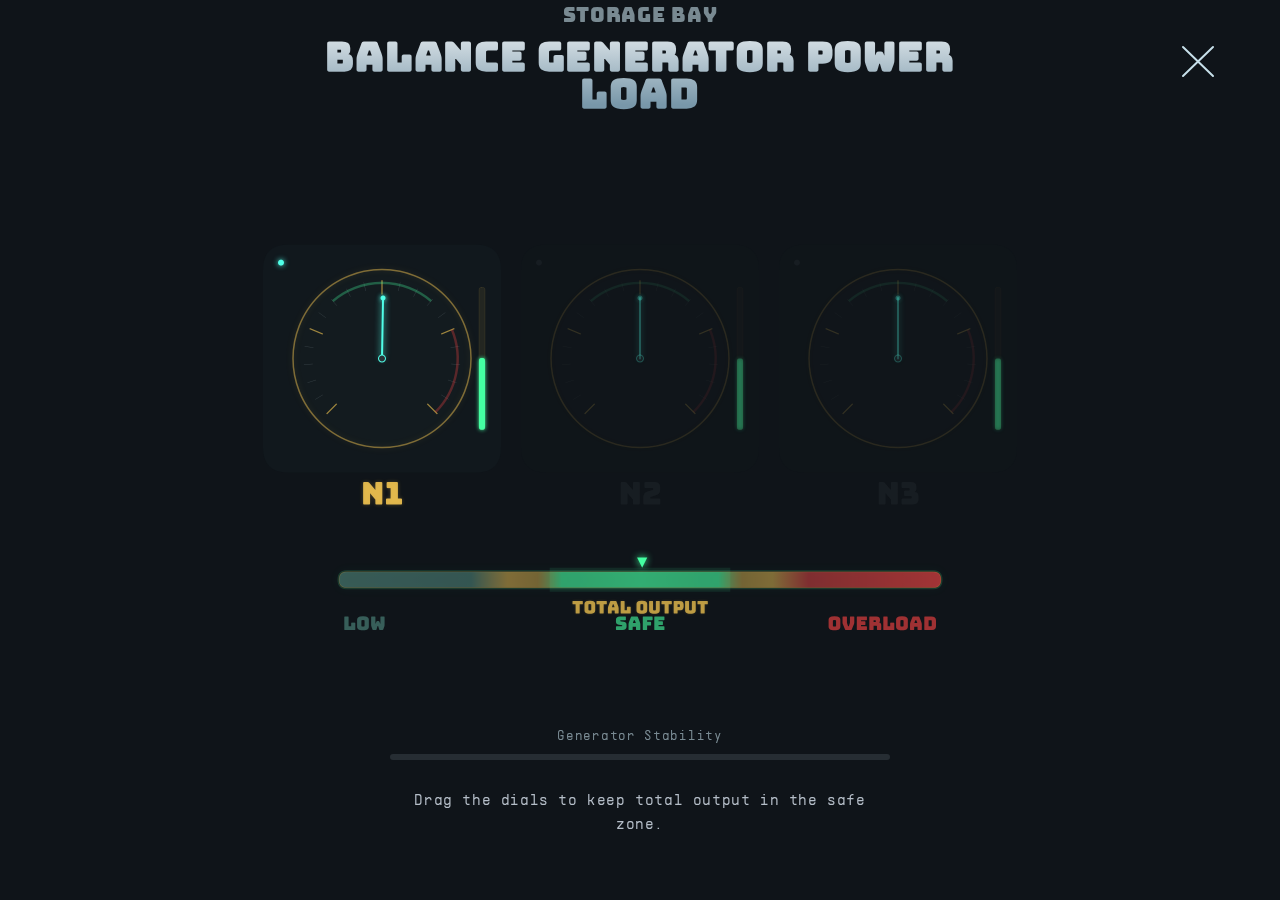
<file: tasks/generator-power.html>
<!DOCTYPE html>
<html lang="en">
<head>
  <meta charset="UTF-8">
  <meta name="viewport" content="width=device-width, initial-scale=1.0">
  <title>Generator Power — Storage Bay Task</title>

  <!-- Design System CSS -->
  <link rel="stylesheet" href="../css/base.css">
  <link rel="stylesheet" href="../css/typography.css">
  <link rel="stylesheet" href="../css/components.css">
  <link rel="stylesheet" href="../css/themes.css">

  <!-- Task-specific styles -->
  <style>
    /* --- Generator Layout --- */
    .generator-layout {
      display: flex;
      flex-direction: column;
      align-items: center;
      gap: 24px;
      width: 100%;
      padding: 8px 0;
    }

    /* Canvas container */
    .generator-visual {
      position: relative;
      width: 100%;
      max-width: 860px;
      display: flex;
      align-items: center;
      justify-content: center;
      flex-shrink: 0;
    }

    #generator-canvas {
      cursor: grab;
      border-radius: 16px;
    }

    #generator-canvas:active {
      cursor: grabbing;
    }

    /* Info below canvas */
    .generator-info {
      display: flex;
      flex-direction: column;
      gap: 14px;
      align-items: center;
      text-align: center;
      max-width: 500px;
      width: 100%;
    }

    /* Stability progress bar */
    .stability-bar {
      width: 100%;
      max-width: 500px;
      display: flex;
      flex-direction: column;
      gap: 8px;
      align-items: center;
    }

    .stability-track {
      width: 100%;
      height: 6px;
      border-radius: 3px;
      background: rgba(132, 147, 153, 0.2);
      overflow: hidden;
    }

    .stability-fill {
      height: 100%;
      border-radius: 3px;
      width: 0%;
      transition: width 0.15s ease, background 0.3s ease;
      background: linear-gradient(90deg, var(--area-secondary2), var(--area-primary));
    }

    /* Node status indicators */
    .node-status {
      display: flex;
      gap: 20px;
      justify-content: center;
    }

    .node-indicator {
      display: flex;
      align-items: center;
      gap: 6px;
      opacity: 0.3;
      transition: opacity 0.5s ease;
    }

    .node-indicator.active {
      opacity: 1;
    }

    .node-dot {
      width: 8px;
      height: 8px;
      border-radius: 50%;
      background: var(--area-primary);
      box-shadow: 0 0 6px var(--area-primary);
    }

    .node-indicator:not(.active) .node-dot {
      background: rgba(132, 147, 153, 0.4);
      box-shadow: none;
    }

    /* --- Responsive --- */
    @media (max-width: 700px) {
      .generator-visual {
        max-width: 100%;
      }
    }
  </style>
</head>

<body>
  <!-- ===== TASK OVERLAY ===== -->
  <div class="task-overlay theme-storage">

    <!-- Dark blur background -->
    <div class="task-overlay__bg"></div>

    <!-- Task Header -->
    <div class="task-header">
      <span class="task-header__area-label">Storage Bay</span>
      <h1 class="task-header__title">Balance Generator Power Load</h1>
    </div>

    <!-- Close Button -->
    <button class="task-close" aria-label="Close task">
      <svg viewBox="0 0 34 33" fill="none" xmlns="http://www.w3.org/2000/svg">
        <line x1="2" y1="2" x2="32" y2="31" />
        <line x1="32" y1="2" x2="2" y2="31" />
      </svg>
    </button>

    <!-- Task Frame -->
    <div class="task-frame">

      <!-- ===== MAIN PHASE ===== -->
      <div id="phase1" class="phase-container active">
        <div class="generator-layout">

          <!-- Canvas for dials + gauge -->
          <div class="generator-visual">
            <canvas id="generator-canvas"></canvas>
          </div>

          <!-- Info below canvas -->
          <div class="generator-info">

            <!-- Stability progress bar -->
            <div class="stability-bar">
              <span class="text-small text-muted">Generator Stability</span>
              <div class="stability-track">
                <div class="stability-fill" id="stability-indicator"></div>
              </div>
            </div>

            <p class="instruction">
              Drag the dials to keep total output in the safe zone.
            </p>
          </div>

        </div>
      </div>

      <!-- ===== TASK COMPLETION OVERLAY ===== -->
      <div class="task-completion">
        <div class="task-completion__glow"></div>
        <svg class="task-completion__checkmark" viewBox="0 0 48 48" fill="none" xmlns="http://www.w3.org/2000/svg">
          <circle cx="24" cy="24" r="22" stroke="#44FFA2" stroke-width="2" opacity="0.5"/>
          <path d="M14 24L21 31L34 18" stroke="#44FFA2" stroke-width="3" stroke-linecap="round" stroke-linejoin="round"/>
        </svg>
        <p class="task-completion__text">Task Completed!</p>
        <button class="btn btn--confirm task-completion__continue">Continue</button>
      </div>

    </div><!-- /task-frame -->

  </div><!-- /task-overlay -->

  <!-- Scripts -->
  <script src="../js/audio.js"></script>
  <script src="../js/task-shell.js"></script>
  <script src="../js/tasks/generator-power.js"></script>

</body>
</html>
</file>
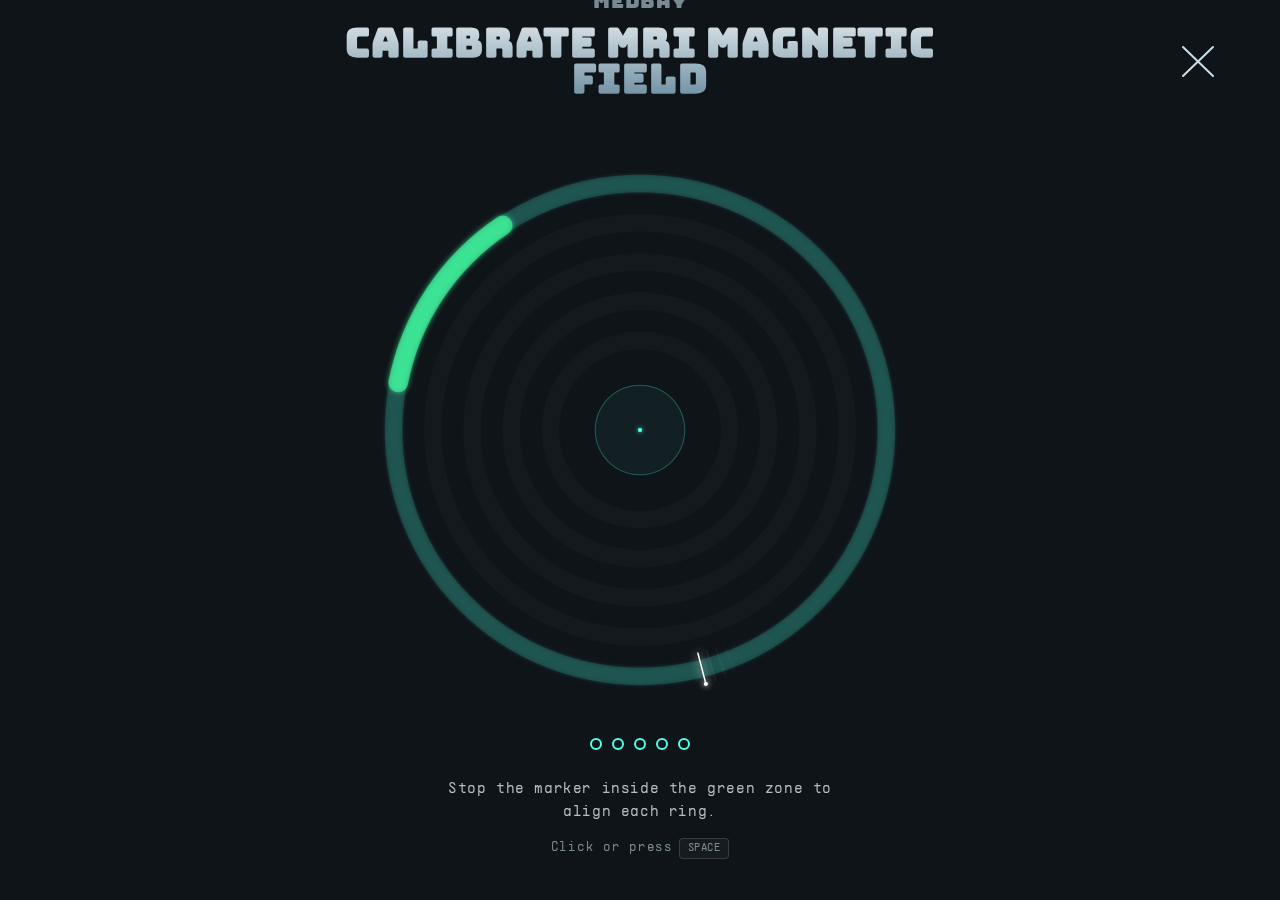
<file: tasks/mri-calibration.html>
<!DOCTYPE html>
<html lang="en">
<head>
  <meta charset="UTF-8">
  <meta name="viewport" content="width=device-width, initial-scale=1.0">
  <title>MRI Calibration — Medbay Task</title>

  <!-- Design System CSS -->
  <link rel="stylesheet" href="../css/base.css">
  <link rel="stylesheet" href="../css/typography.css">
  <link rel="stylesheet" href="../css/components.css">
  <link rel="stylesheet" href="../css/themes.css">

  <!-- Task-specific styles -->
  <style>
    /* --- Phase 1: Ring Alignment --- */
    .rings-layout {
      display: flex;
      flex-direction: column;
      align-items: center;
      justify-content: center;
      gap: 28px;
      width: 100%;
      height: 100%;
    }

    .rings-visual {
      position: relative;
      width: 560px;
      height: 560px;
      display: flex;
      align-items: center;
      justify-content: center;
      flex-shrink: 0;
    }

    #mri-rings-canvas {
      cursor: pointer;
      transition: transform 0.1s ease;
    }

    #mri-rings-canvas:active {
      transform: scale(0.98);
    }

    .rings-info {
      display: flex;
      flex-direction: column;
      gap: 12px;
      align-items: center;
      text-align: center;
      max-width: 400px;
    }

    .rings-info__progress {
      display: flex;
      flex-direction: column;
      gap: 10px;
      align-items: center;
    }

    /* Spacebar hint */
    .key-hint {
      display: inline-flex;
      align-items: center;
      gap: 6px;
      margin-top: 2px;
    }

    .key-hint kbd {
      font-family: 'PP Supply Mono', sans-serif;
      font-weight: 300;
      font-size: 11px;
      letter-spacing: 0.5px;
      color: var(--text-muted);
      border: 1px solid rgba(132, 147, 153, 0.3);
      border-radius: 4px;
      padding: 3px 8px;
      background: rgba(255, 255, 255, 0.03);
    }

    /* --- Phase 2: Frequency Calibration --- */
    .freq-layout {
      display: flex;
      flex-direction: column;
      align-items: center;
      gap: 32px;
      width: 100%;
      padding: 16px 0;
    }

    .waveform-container {
      width: 100%;
      max-width: 800px;
      position: relative;
      border: 1px solid var(--frame-border);
      border-radius: 16px;
      overflow: hidden;
      background: rgba(0, 0, 0, 0.3);
    }

    .waveform-legend {
      display: flex;
      gap: 24px;
      justify-content: center;
      padding: 12px 0 0;
    }

    .legend-item {
      display: flex;
      align-items: center;
      gap: 8px;
    }

    .legend-dot {
      width: 10px;
      height: 10px;
      border-radius: 50%;
    }

    .sliders-container {
      display: flex;
      flex-direction: column;
      gap: 20px;
      width: 100%;
      max-width: 500px;
    }

    .slider-row {
      display: flex;
      align-items: center;
      gap: 16px;
    }

    .slider-row .slider-label {
      min-width: 100px;
      text-align: right;
    }

    .slider-row .slider {
      flex: 1;
    }

    /* Alignment bar */
    .alignment-bar {
      width: 100%;
      max-width: 500px;
      display: flex;
      flex-direction: column;
      gap: 8px;
      align-items: center;
    }

    .alignment-track {
      width: 100%;
      height: 6px;
      border-radius: 3px;
      background: rgba(132, 147, 153, 0.2);
      overflow: hidden;
    }

    .alignment-fill {
      height: 100%;
      border-radius: 3px;
      width: 0%;
      transition: width 0.2s ease, background 0.3s ease;
      background: linear-gradient(90deg, var(--area-secondary1), var(--area-primary));
    }

    #match-text {
      transition: opacity 0.4s ease, transform 0.4s ease;
    }

    #match-text:not(.hidden) {
      animation: popIn 0.4s cubic-bezier(0.34, 1.56, 0.64, 1);
    }

    @keyframes popIn {
      0% { opacity: 0; transform: scale(0.8); }
      100% { opacity: 1; transform: scale(1); }
    }

    /* --- Responsive --- */
    @media (max-width: 700px) {
      .rings-visual {
        width: 320px;
        height: 320px;
      }
    }
  </style>
</head>

<body>
  <!-- ===== TASK OVERLAY ===== -->
  <div class="task-overlay theme-medbay">

    <!-- Dark blur background -->
    <div class="task-overlay__bg"></div>

    <!-- Task Header -->
    <div class="task-header">
      <span class="task-header__area-label">Medbay</span>
      <h1 class="task-header__title">Calibrate MRI Magnetic Field</h1>
    </div>

    <!-- Close Button -->
    <button class="task-close" aria-label="Close task">
      <svg viewBox="0 0 34 33" fill="none" xmlns="http://www.w3.org/2000/svg">
        <line x1="2" y1="2" x2="32" y2="31" />
        <line x1="32" y1="2" x2="2" y2="31" />
      </svg>
    </button>

    <!-- Task Frame -->
    <div class="task-frame">

      <!-- ===== PHASE 1: Ring Alignment ===== -->
      <div id="phase1" class="phase-container active">
        <div class="rings-layout">

          <!-- Canvas for rings -->
          <div class="rings-visual">
            <canvas id="mri-rings-canvas"></canvas>
          </div>

          <!-- Info below rings -->
          <div class="rings-info">
            <div class="rings-info__progress">
              <div class="progress-dots">
                <div class="progress-dot active"></div>
                <div class="progress-dot"></div>
                <div class="progress-dot"></div>
                <div class="progress-dot"></div>
                <div class="progress-dot"></div>
              </div>
            </div>

            <p class="instruction">
              Stop the marker inside the green zone to align each ring.
            </p>
            <div class="key-hint">
              <span class="text-small text-muted">Click or press</span>
              <kbd>SPACE</kbd>
            </div>
          </div>

        </div>
      </div>

      <!-- ===== PHASE 2: Frequency Calibration ===== -->
      <div id="phase2" class="phase-container hidden">
        <div class="freq-layout">

          <h2 class="text-h2">Frequency Calibration</h2>
          <p class="instruction">Adjust the sliders to match your waveform to the target signal.</p>

          <!-- Waveform display -->
          <div class="waveform-container">
            <canvas id="waveform-canvas"></canvas>
            <div class="waveform-legend">
              <div class="legend-item">
                <div class="legend-dot" style="background: var(--area-primary);"></div>
                <span class="text-small">Target Signal</span>
              </div>
              <div class="legend-item">
                <div class="legend-dot" style="background: var(--area-secondary1);"></div>
                <span class="text-small">Your Signal</span>
              </div>
            </div>
          </div>

          <!-- Sliders -->
          <div class="sliders-container">
            <div class="slider-row">
              <span class="slider-label">Frequency</span>
              <input type="range" id="freq-slider" class="slider" min="0" max="100" value="50">
            </div>
            <div class="slider-row">
              <span class="slider-label">Amplitude</span>
              <input type="range" id="amp-slider" class="slider" min="0" max="100" value="50">
            </div>
            <div class="slider-row">
              <span class="slider-label">Phase</span>
              <input type="range" id="phase-slider" class="slider" min="0" max="100" value="50">
            </div>
          </div>

          <!-- Alignment indicator -->
          <div class="alignment-bar">
            <span class="text-small text-muted">Signal Alignment</span>
            <div class="alignment-track">
              <div class="alignment-fill" id="alignment-indicator"></div>
            </div>
          </div>

          <!-- Match text (hidden until matched) -->
          <div id="match-text" class="hidden" style="text-align: center;">
            <p class="text-success">Frequency Locked!</p>
          </div>

        </div>
      </div>

      <!-- ===== TASK COMPLETION OVERLAY ===== -->
      <div class="task-completion">
        <div class="task-completion__glow"></div>
        <svg class="task-completion__checkmark" viewBox="0 0 48 48" fill="none" xmlns="http://www.w3.org/2000/svg">
          <circle cx="24" cy="24" r="22" stroke="#44FFA2" stroke-width="2" opacity="0.5"/>
          <path d="M14 24L21 31L34 18" stroke="#44FFA2" stroke-width="3" stroke-linecap="round" stroke-linejoin="round"/>
        </svg>
        <p class="task-completion__text">Task Completed!</p>
        <button class="btn btn--confirm task-completion__continue">Continue</button>
      </div>

    </div><!-- /task-frame -->

  </div><!-- /task-overlay -->

  <!-- Scripts -->
  <script src="../js/audio.js"></script>
  <script src="../js/task-shell.js"></script>
  <script src="../js/tasks/mri-calibration.js"></script>

</body>
</html>
</file>
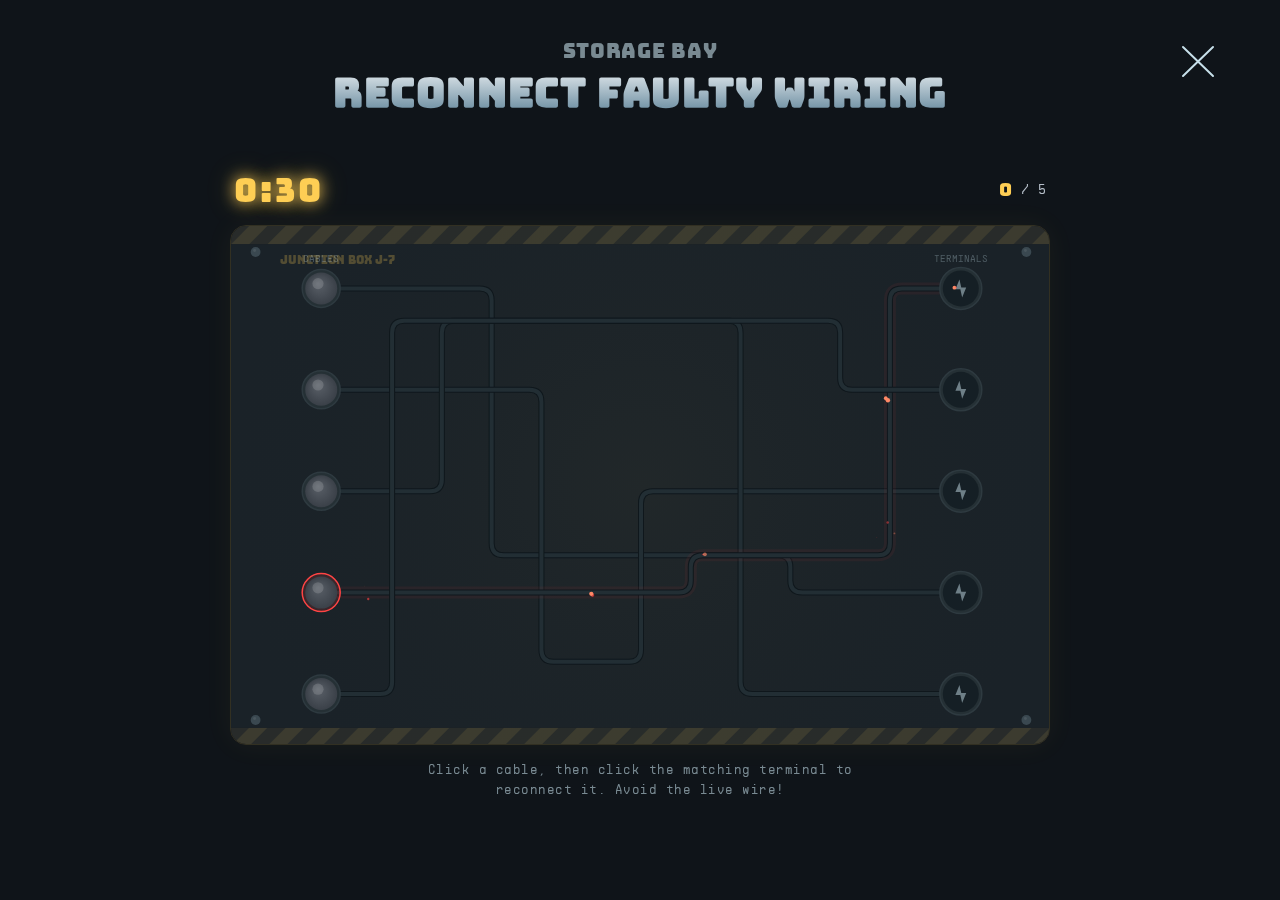
<file: tasks/reconnect-wiring.html>
<!DOCTYPE html>
<html lang="en">
<head>
  <meta charset="UTF-8">
  <meta name="viewport" content="width=device-width, initial-scale=1.0">
  <title>Reconnect Wiring — Storage Bay Task</title>

  <!-- Design System CSS -->
  <link rel="stylesheet" href="../css/base.css">
  <link rel="stylesheet" href="../css/typography.css">
  <link rel="stylesheet" href="../css/components.css">
  <link rel="stylesheet" href="../css/themes.css">

  <!-- Task-specific styles -->
  <style>
    /* --- Wiring Layout --- */
    .wiring-layout {
      display: flex;
      flex-direction: column;
      align-items: center;
      gap: 16px;
      width: 100%;
      padding: 8px 0;
    }

    /* --- Top Bar: Timer + Legend Toggle + Progress --- */
    .wiring-topbar {
      display: flex;
      align-items: center;
      justify-content: space-between;
      width: 100%;
      max-width: 820px;
      padding: 0 4px;
    }

    /* --- LED Timer --- */
    .led-timer {
      font-family: 'Bungee', sans-serif;
      font-size: 32px;
      letter-spacing: 3px;
      color: var(--area-primary);
      text-shadow: 0 0 15px var(--area-primary), 0 0 30px rgba(254, 206, 84, 0.3);
      min-width: 90px;
      text-align: center;
    }

    .led-timer.warning {
      color: #FF8844;
      text-shadow: 0 0 15px #FF8844, 0 0 30px rgba(255, 136, 68, 0.3);
      animation: timerFlash 0.8s ease-in-out infinite;
    }

    .led-timer.critical {
      color: var(--error-red);
      text-shadow: 0 0 15px var(--error-red), 0 0 30px rgba(255, 68, 68, 0.3);
      animation: timerFlash 0.35s ease-in-out infinite;
    }

    @keyframes timerFlash {
      0%, 100% { opacity: 1; }
      50% { opacity: 0.4; }
    }

    /* --- Progress Indicator --- */
    .wiring-progress {
      font-family: 'PP Supply Mono', sans-serif;
      font-weight: 300;
      font-size: 14px;
      letter-spacing: 0.5px;
      color: var(--text-body);
      display: flex;
      align-items: center;
      gap: 8px;
    }

    .wiring-progress__count {
      font-family: 'Bungee', sans-serif;
      font-size: 18px;
      color: var(--area-primary);
    }

    /* --- Canvas Container --- */
    .wiring-canvas-container {
      position: relative;
      width: 100%;
      max-width: 820px;
      aspect-ratio: 820 / 520;
      border-radius: 16px;
      overflow: hidden;
      border: 1px solid rgba(254, 206, 84, 0.15);
      box-shadow: 0 0 30px rgba(254, 206, 84, 0.05);
    }

    #wiring-canvas {
      width: 100%;
      height: 100%;
      display: block;
    }

    /* --- Hint Text --- */
    .wiring-hint {
      font-family: 'PP Supply Mono', sans-serif;
      font-weight: 300;
      font-size: 13px;
      letter-spacing: 0.5px;
      line-height: 1.55;
      color: var(--text-muted);
      text-align: center;
      max-width: 500px;
    }

    /* --- Cooldown Overlay --- */
    .cooldown-overlay {
      position: absolute;
      inset: 0;
      background: rgba(14, 21, 25, 0.92);
      display: flex;
      flex-direction: column;
      align-items: center;
      justify-content: center;
      gap: 16px;
      opacity: 0;
      pointer-events: none;
      transition: opacity 0.4s ease;
      z-index: 6;
      border-radius: 16px;
    }

    .cooldown-overlay.active {
      opacity: 1;
      pointer-events: auto;
    }

    .cooldown-overlay__title {
      font-family: 'Bungee', sans-serif;
      font-size: 28px;
      letter-spacing: 0.5px;
      color: var(--error-red);
      text-transform: uppercase;
      text-shadow: 0 0 25px rgba(255, 68, 68, 0.5);
    }

    .cooldown-overlay__timer {
      font-family: 'Bungee', sans-serif;
      font-size: 52px;
      letter-spacing: 1px;
      color: var(--error-red);
      text-shadow: 0 0 30px rgba(255, 68, 68, 0.4);
    }

    .cooldown-overlay__sub {
      font-family: 'PP Supply Mono', sans-serif;
      font-weight: 300;
      font-size: 14px;
      letter-spacing: 0.5px;
      color: var(--text-muted);
    }

    /* --- Responsive --- */
    @media (max-width: 860px) {
      .wiring-canvas-container {
        max-width: 100%;
      }
      .led-timer {
        font-size: 24px;
      }
    }
  </style>
</head>

<body>
  <!-- ===== TASK OVERLAY ===== -->
  <div class="task-overlay theme-storage">

    <!-- Dark blur background -->
    <div class="task-overlay__bg"></div>

    <!-- Task Header -->
    <div class="task-header">
      <span class="task-header__area-label">Storage Bay</span>
      <h1 class="task-header__title">Reconnect Faulty Wiring</h1>
    </div>

    <!-- Close Button -->
    <button class="task-close" aria-label="Close task">
      <svg viewBox="0 0 34 33" fill="none" xmlns="http://www.w3.org/2000/svg">
        <line x1="2" y1="2" x2="32" y2="31" />
        <line x1="32" y1="2" x2="2" y2="31" />
      </svg>
    </button>

    <!-- Task Frame -->
    <div class="task-frame">

      <!-- ===== WIRING TASK ===== -->
      <div id="phase-wiring" class="phase-container active">
        <div class="wiring-layout">

          <!-- Top Bar: Timer + Progress -->
          <div class="wiring-topbar">
            <div class="led-timer" id="timer-display">0:30</div>
            <div class="wiring-progress">
              <span class="wiring-progress__count" id="progress-count">0</span>
              <span>/ 5</span>
            </div>
          </div>

          <!-- Canvas + Cooldown Overlay -->
          <div class="wiring-canvas-container">
            <canvas id="wiring-canvas"></canvas>

            <!-- Cooldown Overlay -->
            <div class="cooldown-overlay" id="cooldown-overlay">
              <p class="cooldown-overlay__title">Circuit Overload</p>
              <p class="cooldown-overlay__timer" id="cooldown-timer">10</p>
              <p class="cooldown-overlay__sub">Resetting junction box...</p>
            </div>
          </div>

          <!-- Hint -->
          <p class="wiring-hint">Click a cable, then click the matching terminal to reconnect it. Avoid the live wire!</p>

        </div>
      </div>

      <!-- ===== TASK COMPLETION OVERLAY ===== -->
      <div class="task-completion">
        <div class="task-completion__glow"></div>
        <svg class="task-completion__checkmark" viewBox="0 0 48 48" fill="none" xmlns="http://www.w3.org/2000/svg">
          <circle cx="24" cy="24" r="22" stroke="#44FFA2" stroke-width="2" opacity="0.5"/>
          <path d="M14 24L21 31L34 18" stroke="#44FFA2" stroke-width="3" stroke-linecap="round" stroke-linejoin="round"/>
        </svg>
        <p class="task-completion__text">Task Completed!</p>
        <button class="btn btn--confirm task-completion__continue">Continue</button>
      </div>

    </div><!-- /task-frame -->

  </div><!-- /task-overlay -->

  <!-- Scripts -->
  <script src="../js/audio.js"></script>
  <script src="../js/task-shell.js"></script>
  <script src="../js/tasks/reconnect-wiring.js"></script>

</body>
</html>
</file>
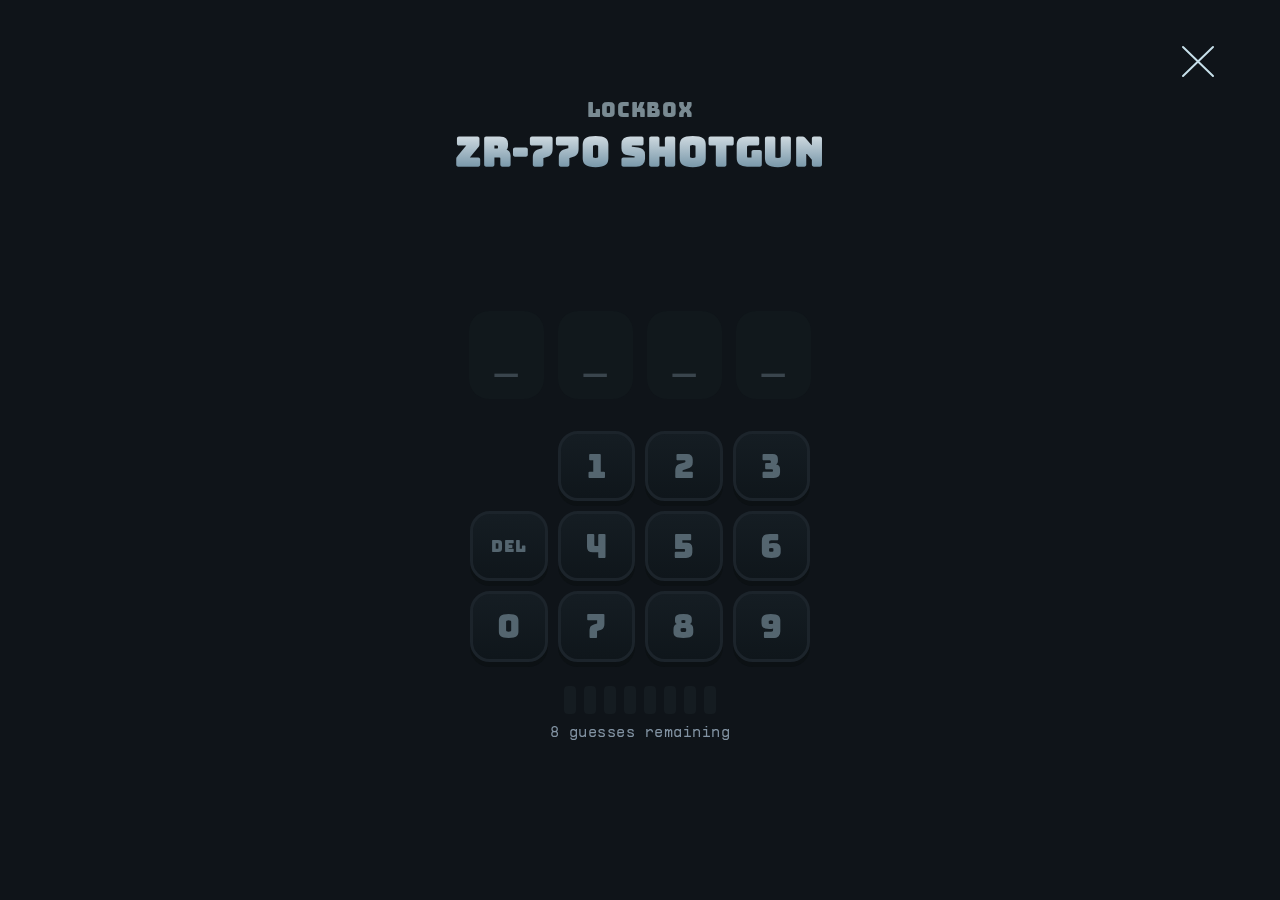
<file: tasks/weapons-lockbox.html>
<!DOCTYPE html>
<html lang="en">
<head>
  <meta charset="UTF-8">
  <meta name="viewport" content="width=device-width, initial-scale=1.0">
  <title>Weapons Lockbox — Digital Passcode</title>

  <!-- Portals SDK -->
  <script src="https://portals-labs.github.io/portals-sdk/portals-sdk.js?v=10005456"></script>

  <!-- Design System CSS -->
  <link rel="stylesheet" href="../css/base.css">
  <link rel="stylesheet" href="../css/typography.css">
  <link rel="stylesheet" href="../css/components.css">
  <link rel="stylesheet" href="../css/themes.css">

  <!-- Task-specific styles -->
  <style>
    /* --- Lockbox Layout --- */
    .lockbox-layout {
      display: flex;
      flex-direction: column;
      align-items: center;
      gap: 24px;
      width: 100%;
      max-width: 420px;
      padding: 8px 0;
    }

    /* --- Guess History --- */
    .guess-history {
      display: flex;
      flex-direction: column;
      gap: 10px;
      width: 100%;
      min-height: 48px;
      align-items: center;
    }

    .guess-row {
      display: flex;
      gap: 12px;
      justify-content: center;
      animation: guessSlideIn 0.3s ease;
    }

    @keyframes guessSlideIn {
      from { opacity: 0; transform: translateY(8px); }
      to { opacity: 1; transform: translateY(0); }
    }

    .guess-row .lockbox-digit {
      width: 45px;
      height: 53px;
      font-size: 34px;
      border-radius: 8px;
    }

    /* --- Current Code Display --- */
    .lockbox-code {
      display: flex;
      gap: 14px;
      justify-content: center;
      padding: 8px 0;
    }

    .lockbox-digit {
      width: 75px;
      height: 88px;
      display: flex;
      align-items: center;
      justify-content: center;
      font-family: 'PP Supply Mono', sans-serif;
      font-weight: 300;
      font-size: 56px;
      letter-spacing: 1px;
      color: #94A8BC;
      background: #11181c;
      border: none;
      border-radius: 20px;
      position: relative;
      transition: transform 0.15s ease, border-color 0.3s ease, background 0.3s ease, color 0.3s ease, box-shadow 0.3s ease;
    }

    .lockbox-digit.empty {
      color: #293136;
    }

    .lockbox-digit.empty::after {
      content: '_';
      color: #3A454D;
      font-size: 42px;
      position: absolute;
      bottom: 12px;
    }

    .lockbox-digit.pop {
      animation: digitPop 0.15s ease;
    }

    @keyframes digitPop {
      0% { transform: scale(0.8); opacity: 0.5; }
      60% { transform: scale(1.05); }
      100% { transform: scale(1); opacity: 1; }
    }

    /* --- Digit Reveal States --- */
    .lockbox-digit.correct {
      background: rgba(77, 223, 157, 0.15);
      border-color: #4DDF9D;
      color: #4DDF9D;
    }

    .lockbox-digit.present {
      background: rgba(221, 124, 39, 0.12);
      border-color: #DD7C27;
      color: #DD7C27;
    }

    .lockbox-digit.absent {
      background: #1A2026;
      border-color: #2E383F;
      color: #454F58;
    }

    .lockbox-digit.reveal {
      animation: digitReveal 0.3s ease;
    }

    @keyframes digitReveal {
      0% { transform: scale(1); }
      40% { transform: scale(1.12); }
      100% { transform: scale(1); }
    }

    /* --- Keypad Grid --- */
    .keypad-grid {
      display: grid;
      grid-template-columns: repeat(4, 1fr);
      gap: 10px;
      width: 100%;
      max-width: 340px;
    }

    .keypad-btn {
      width: 100%;
      aspect-ratio: 75 / 68;
      display: flex;
      align-items: center;
      justify-content: center;
      font-family: 'Bungee', sans-serif;
      font-size: 32px;
      letter-spacing: 0.5px;
      color: #54656F;
      background: linear-gradient(180deg, #151d23 0%, #0f161b 100%);
      border: 3px solid #1c242b;
      border-radius: 20px;
      box-shadow: 0px 5px 0px #0c1114;
      cursor: pointer;
      user-select: none;
      transition: transform 50ms ease, box-shadow 50ms ease, color 0.15s ease;
      position: relative;
      padding: 0;
      outline: none;
      -webkit-tap-highlight-color: transparent;
    }

    .keypad-btn:hover {
      color: #7C959F;
    }

    .keypad-btn:active,
    .keypad-btn.pressed {
      transform: translateY(3px);
      box-shadow: 0px 2px 0px #0c1114;
      background: rgba(255, 255, 255, 0.03);
      border-color: #1c242b;
    }

    .keypad-btn.spacer {
      visibility: hidden;
      pointer-events: none;
    }

    .keypad-btn--del {
      font-size: 16px;
      letter-spacing: 1px;
    }

    .keypad-btn:disabled {
      opacity: 0.3;
      cursor: not-allowed;
      pointer-events: none;
    }

    /* --- Guess Pips --- */
    .guess-tracker {
      display: flex;
      flex-direction: column;
      align-items: center;
      gap: 10px;
    }

    .guess-pips {
      display: flex;
      gap: 8px;
      align-items: center;
    }

    .guess-pip {
      width: 12px;
      height: 28px;
      border-radius: 4px;
      background: #151c21;
      transition: background 0.3s ease, box-shadow 0.3s ease;
    }

    .guess-pip.used {
      background: #FF590B;
      box-shadow: 0 0 10px rgba(255, 64, 64, 0.62);
    }

    .guess-tracker__text {
      font-family: 'PP Supply Mono', sans-serif;
      font-weight: 300;
      font-size: 16px;
      letter-spacing: 0.5px;
      color: #8293a3;
    }

    /* --- Lockout Overlay --- */
    .lockout-overlay {
      position: absolute;
      inset: 0;
      background: rgba(14, 21, 25, 0.95);
      display: flex;
      flex-direction: column;
      align-items: center;
      justify-content: center;
      gap: 16px;
      opacity: 0;
      pointer-events: none;
      transition: opacity 0.4s ease;
      z-index: 6;
      border-radius: var(--frame-radius);
    }

    .lockout-overlay.active {
      opacity: 1;
      pointer-events: auto;
    }

    .lockout-overlay__title {
      font-family: 'Bungee', sans-serif;
      font-size: 28px;
      letter-spacing: 0.5px;
      color: var(--error-red);
      text-transform: uppercase;
      text-shadow: 0 0 25px rgba(255, 68, 68, 0.5);
    }

    .lockout-overlay__timer {
      font-family: 'Bungee', sans-serif;
      font-size: 52px;
      letter-spacing: 1px;
      color: var(--error-red);
      text-shadow: 0 0 30px rgba(255, 68, 68, 0.4);
    }

    .lockout-overlay__sub {
      font-family: 'PP Supply Mono', sans-serif;
      font-weight: 300;
      font-size: 14px;
      letter-spacing: 0.5px;
      color: var(--text-muted);
    }

    /* --- Solved Celebration --- */
    .lockbox-digit.solved {
      animation: solvedPulse 0.6s ease infinite alternate;
    }

    @keyframes solvedPulse {
      from { box-shadow: 0 0 20px rgba(94, 255, 188, 0.42); }
      to { box-shadow: 0 0 35px rgba(94, 255, 188, 0.65); }
    }

    /* --- Responsive --- */
    @media (max-width: 480px) {
      .lockbox-digit {
        width: 60px;
        height: 72px;
        font-size: 42px;
      }
      .keypad-btn {
        font-size: 26px;
        border-radius: 12px;
      }
      .lockbox-layout {
        gap: 18px;
      }
    }
  </style>
</head>

<body>
  <!-- ===== TASK OVERLAY ===== -->
  <div class="task-overlay theme-weapons">

    <!-- Dark blur background -->
    <div class="task-overlay__bg"></div>

    <!-- Task Header -->
    <div class="task-header">
      <span class="task-header__area-label">Lockbox</span>
      <h1 class="task-header__title">ZR-770 Shotgun</h1>
    </div>

    <!-- Close Button -->
    <button class="task-close" aria-label="Close task">
      <svg viewBox="0 0 34 33" fill="none" xmlns="http://www.w3.org/2000/svg">
        <line x1="2" y1="2" x2="32" y2="31" />
        <line x1="32" y1="2" x2="2" y2="31" />
      </svg>
    </button>

    <!-- Task Frame -->
    <div class="task-frame">

      <!-- ===== LOCKBOX TASK ===== -->
      <div id="phase-lockbox" class="phase-container active">
        <div class="lockbox-layout">

          <!-- Guess History -->
          <div class="guess-history" id="guess-history"></div>

          <!-- Current Code Input -->
          <div class="lockbox-code" id="lockbox-code">
            <div class="lockbox-digit empty" data-idx="0"></div>
            <div class="lockbox-digit empty" data-idx="1"></div>
            <div class="lockbox-digit empty" data-idx="2"></div>
            <div class="lockbox-digit empty" data-idx="3"></div>
          </div>

          <!-- Keypad -->
          <div class="keypad-grid" id="keypad">
            <button class="keypad-btn spacer" data-key="spacer"></button>
            <button class="keypad-btn" data-key="1">1</button>
            <button class="keypad-btn" data-key="2">2</button>
            <button class="keypad-btn" data-key="3">3</button>

            <button class="keypad-btn keypad-btn--del" data-key="del">DEL</button>
            <button class="keypad-btn" data-key="4">4</button>
            <button class="keypad-btn" data-key="5">5</button>
            <button class="keypad-btn" data-key="6">6</button>

            <button class="keypad-btn" data-key="0">0</button>
            <button class="keypad-btn" data-key="7">7</button>
            <button class="keypad-btn" data-key="8">8</button>
            <button class="keypad-btn" data-key="9">9</button>
          </div>

          <!-- Guess Tracker -->
          <div class="guess-tracker">
            <div class="guess-pips" id="guess-pips">
              <div class="guess-pip"></div>
              <div class="guess-pip"></div>
              <div class="guess-pip"></div>
              <div class="guess-pip"></div>
              <div class="guess-pip"></div>
              <div class="guess-pip"></div>
              <div class="guess-pip"></div>
              <div class="guess-pip"></div>
            </div>
            <span class="guess-tracker__text" id="guesses-remaining">8 guesses remaining</span>
          </div>

        </div>
      </div>

      <!-- ===== LOCKOUT OVERLAY ===== -->
      <div class="lockout-overlay" id="lockout-overlay">
        <p class="lockout-overlay__title">Lockbox Disabled</p>
        <p class="lockout-overlay__timer" id="lockout-timer">3:00</p>
        <p class="lockout-overlay__sub">Security protocol engaged...</p>
      </div>

      <!-- ===== TASK COMPLETION OVERLAY ===== -->
      <div class="task-completion">
        <div class="task-completion__glow"></div>
        <svg class="task-completion__checkmark" viewBox="0 0 48 48" fill="none" xmlns="http://www.w3.org/2000/svg">
          <circle cx="24" cy="24" r="22" stroke="#44FFA2" stroke-width="2" opacity="0.5"/>
          <path d="M14 24L21 31L34 18" stroke="#44FFA2" stroke-width="3" stroke-linecap="round" stroke-linejoin="round"/>
        </svg>
        <p class="task-completion__text">Task Completed!</p>
        <button class="btn btn--confirm task-completion__continue">Continue</button>
      </div>

    </div><!-- /task-frame -->

  </div><!-- /task-overlay -->

  <!-- Scripts -->
  <script src="../js/audio.js"></script>
  <script src="../js/task-shell.js"></script>
  <script src="../js/tasks/weapons-lockbox.js"></script>

</body>
</html>
</file>
<file: css/typography.css>
/* =============================================
   PORTALS GAME — Typography System
   Font hierarchy matching Figma guidelines
   ============================================= */

/* --- Heading 1 (Bungee, ~34px, gradient) --- */
.text-h1 {
  font-family: 'Bungee', sans-serif;
  font-size: 50px;
  letter-spacing: 0.686px;
  line-height: 0.911;
  background: var(--heading-gradient);
  -webkit-background-clip: text;
  -webkit-text-fill-color: transparent;
  background-clip: text;
  text-transform: uppercase;
}

/* --- Heading 2 (Bungee, ~26px, gradient) --- */
.text-h2 {
  font-family: 'Bungee', sans-serif;
  font-size: 26px;
  letter-spacing: 0.515px;
  line-height: 0.911;
  background: var(--heading-gradient);
  -webkit-background-clip: text;
  -webkit-text-fill-color: transparent;
  background-clip: text;
  text-transform: uppercase;
}

/* --- Heading 3 (Bungee, ~20px, gradient) --- */
.text-h3 {
  font-family: 'Bungee', sans-serif;
  font-size: 20px;
  letter-spacing: 0.4px;
  line-height: 0.911;
  background: var(--heading-gradient);
  -webkit-background-clip: text;
  -webkit-text-fill-color: transparent;
  background-clip: text;
  text-transform: uppercase;
}

/* --- Subheader (PP Supply Mono, ~19px) --- */
.text-subheader {
  font-family: 'PP Supply Mono', sans-serif;
  font-weight: 300;
  font-size: 19px;
  letter-spacing: 0.755px;
  line-height: 1.55;
  color: var(--text-subheader);
}

/* --- Body / Paragraph (PP Supply Mono, ~15px) --- */
.text-body {
  font-family: 'PP Supply Mono', sans-serif;
  font-weight: 300;
  font-size: 15px;
  letter-spacing: 0.6px;
  line-height: 1.55;
  color: var(--text-body);
}

/* --- Small / Caption (PP Supply Mono, ~13px) --- */
.text-small {
  font-family: 'PP Supply Mono', sans-serif;
  font-weight: 300;
  font-size: 13px;
  letter-spacing: 0.709px;
  line-height: 1.33;
  color: var(--text-body);
}

/* --- Muted text --- */
.text-muted {
  color: var(--text-muted);
}

/* --- Success text (Bungee, green) --- */
.text-success {
  font-family: 'Bungee', sans-serif;
  font-size: 26px;
  letter-spacing: 0.515px;
  line-height: 0.911;
  color: var(--success-green);
  text-transform: uppercase;
}

/* --- Error text --- */
.text-error {
  font-family: 'Bungee', sans-serif;
  font-size: 15px;
  letter-spacing: 0.515px;
  color: var(--error-red);
  text-transform: uppercase;
}

/* --- Area-themed text (uses area primary color) --- */
.text-area-primary {
  color: var(--area-primary);
}

.text-area-secondary1 {
  color: var(--area-secondary1);
}

.text-area-secondary2 {
  color: var(--area-secondary2);
}

/* --- Bungee utility (no gradient, solid color) --- */
.text-bungee {
  font-family: 'Bungee', sans-serif;
  text-transform: uppercase;
}

/* --- PP Supply Mono utility --- */
.text-mono {
  font-family: 'PP Supply Mono', sans-serif;
  font-weight: 300;
}

/* --- Text alignment --- */
.text-center { text-align: center; }
.text-left { text-align: left; }
.text-right { text-align: right; }
</file>
<file: css/components.css>
/* =============================================
   PORTALS GAME — UI Components
   Buttons, labels, badges, sliders, task frame
   ============================================= */

/* --- Button Base --- */
.btn {
  font-family: 'Bungee', sans-serif;
  font-size: 15px;
  letter-spacing: 0.709px;
  line-height: 15px;
  text-transform: uppercase;
  border: 1px solid var(--btn-border);
  border-radius: var(--btn-radius);
  padding: 18px 31px;
  cursor: pointer;
  transition: background var(--transition-fast),
              color var(--transition-fast),
              border-color var(--transition-fast),
              transform var(--transition-fast);
  display: inline-flex;
  align-items: center;
  justify-content: center;
  gap: 8px;
  background: transparent;
  color: var(--text-heading);
  user-select: none;
  white-space: nowrap;
}

.btn:hover {
  background: var(--btn-hover-bg);
}

.btn:active {
  transform: scale(0.97);
}

/* --- Button Confirm (green) --- */
.btn--confirm {
  background: var(--success-green);
  color: var(--btn-confirm-text);
  border-color: var(--success-green);
}

.btn--confirm:hover {
  background: #3DE695;
  border-color: #3DE695;
}

/* --- Button Area Primary (uses theme color) --- */
.btn--area-primary {
  background: var(--area-primary);
  color: var(--btn-confirm-text);
  border-color: var(--area-primary);
}

.btn--area-primary:hover {
  opacity: 0.9;
}

/* --- Button Danger --- */
.btn--danger {
  background: transparent;
  color: var(--error-red);
  border-color: var(--error-red);
}

.btn--danger:hover {
  background: rgba(255, 68, 68, 0.1);
}

/* --- Button Small --- */
.btn--sm {
  font-size: 13px;
  padding: 12px 22px;
}

/* --- Button Large --- */
.btn--lg {
  font-size: 17px;
  padding: 22px 40px;
}

/* --- Button Disabled --- */
.btn:disabled,
.btn.btn--disabled {
  opacity: 0.4;
  cursor: not-allowed;
  pointer-events: none;
}

/* --- Label Badge --- */
.label {
  font-family: 'Bungee', sans-serif;
  font-size: 13px;
  letter-spacing: 0.709px;
  line-height: 15px;
  color: var(--text-heading);
  text-transform: uppercase;
  border: 1px solid var(--label-border);
  border-radius: 8px;
  padding: 9px;
  display: inline-flex;
  align-items: center;
  justify-content: center;
  white-space: nowrap;
}

/* --- Label with area color --- */
.label--area {
  border-color: var(--area-primary);
  color: var(--area-primary);
}

/* --- Progress Indicator (dots) --- */
.progress-dots {
  display: flex;
  gap: 10px;
  align-items: center;
}

.progress-dot {
  width: 12px;
  height: 12px;
  border-radius: 50%;
  border: 2px solid var(--area-primary);
  background: transparent;
  transition: background var(--transition-med),
              box-shadow var(--transition-med);
}

.progress-dot.filled {
  background: var(--area-primary);
  box-shadow: 0 0 12px var(--area-primary);
}

.progress-dot.active {
  animation: dotPulse 1s ease-in-out infinite;
}

@keyframes dotPulse {
  0%, 100% { box-shadow: 0 0 4px var(--area-primary); }
  50% { box-shadow: 0 0 16px var(--area-primary); }
}

/* --- Custom Slider --- */
.slider-group {
  display: flex;
  flex-direction: column;
  gap: 8px;
  width: 100%;
}

.slider-label {
  font-family: 'PP Supply Mono', sans-serif;
  font-weight: 300;
  font-size: 13px;
  letter-spacing: 0.709px;
  color: var(--text-body);
  text-transform: uppercase;
}

.slider {
  -webkit-appearance: none;
  appearance: none;
  width: 100%;
  height: 4px;
  border-radius: 2px;
  background: rgba(132, 147, 153, 0.3);
  outline: none;
  cursor: pointer;
  transition: background var(--transition-fast);
}

.slider::-webkit-slider-thumb {
  -webkit-appearance: none;
  appearance: none;
  width: 20px;
  height: 20px;
  border-radius: 50%;
  background: var(--area-primary);
  cursor: pointer;
  border: 2px solid rgba(255, 255, 255, 0.2);
  box-shadow: 0 0 8px rgba(80, 255, 232, 0.3);
  transition: box-shadow var(--transition-fast), transform var(--transition-fast);
}

.slider::-webkit-slider-thumb:hover {
  box-shadow: 0 0 16px var(--area-primary);
  transform: scale(1.15);
}

.slider::-moz-range-thumb {
  width: 20px;
  height: 20px;
  border-radius: 50%;
  background: var(--area-primary);
  cursor: pointer;
  border: 2px solid rgba(255, 255, 255, 0.2);
  box-shadow: 0 0 8px rgba(80, 255, 232, 0.3);
}

/* Slider filled track (set via JS) */
.slider-track-fill {
  position: relative;
}

.slider-track-fill::before {
  content: '';
  position: absolute;
  top: 50%;
  left: 0;
  transform: translateY(-50%);
  height: 4px;
  border-radius: 2px;
  background: var(--area-primary);
  pointer-events: none;
  width: var(--slider-fill, 50%);
}

/* --- Card / Panel --- */
.panel {
  background: rgba(255, 255, 255, 0.03);
  border: 1px solid var(--frame-border);
  border-radius: 16px;
  padding: 24px;
}

/* --- Divider --- */
.divider {
  width: 100%;
  height: 1px;
  background: var(--frame-border);
  margin: 16px 0;
}

/* --- Phase Transition --- */
.phase-container {
  width: 100%;
  height: 100%;
  display: flex;
  flex-direction: column;
  align-items: center;
  justify-content: center;
  transition: opacity var(--transition-slow), transform var(--transition-slow);
}

.phase-container.exiting {
  opacity: 0;
  transform: scale(0.95);
  pointer-events: none;
}

.phase-container.entering {
  opacity: 0;
  transform: scale(1.05);
}

.phase-container.active {
  opacity: 1;
  transform: scale(1);
}

/* --- Instruction Text --- */
.instruction {
  font-family: 'PP Supply Mono', sans-serif;
  font-weight: 300;
  font-size: 15px;
  letter-spacing: 0.6px;
  line-height: 1.55;
  color: var(--text-body);
  text-align: center;
  margin-top: 16px;
}

/* --- Round Counter --- */
.round-counter {
  font-family: 'Bungee', sans-serif;
  font-size: 15px;
  letter-spacing: 0.709px;
  color: var(--text-heading);
  text-transform: uppercase;
  display: flex;
  align-items: center;
  gap: 8px;
}
</file>
<file: css/themes.css>
/* =============================================
   PORTALS GAME — Area Theme Classes
   Each area overrides CSS custom properties
   ============================================= */

/* --- Storage Bay (Yellow) --- */
.theme-storage {
  --area-primary: #FECE54;
  --area-secondary1: #B1AEA4;
  --area-secondary2: #528F83;
}

/* --- Medbay (Cyan / Teal) --- */
.theme-medbay {
  --area-primary: #50FFE8;
  --area-secondary1: #9E71F7;
  --area-secondary2: #C7C8D8;
}

/* --- Offices (Orange) --- */
.theme-offices {
  --area-primary: #EF7B54;
  --area-secondary1: #6F959B;
  --area-secondary2: #A69893;
}

/* --- Botanics (Green) --- */
.theme-botanics {
  --area-primary: #44FFA2;
  --area-secondary1: #ADE7CA;
  --area-secondary2: #92AD3F;
}
</file>
<file: css/base.css>
/* =============================================
   PORTALS GAME — Task UI Base Styles
   Reset, @font-face, CSS Variables, Overlay
   ============================================= */

/* --- Font Faces --- */
@font-face {
  font-family: 'Bungee';
  src: url('../fonts/Bungee-Regular.ttf') format('truetype');
  font-weight: 400;
  font-style: normal;
  font-display: swap;
}

@font-face {
  font-family: 'PP Supply Mono';
  src: url('../fonts/PPSupplyMono-Light.ttf') format('truetype');
  font-weight: 300;
  font-style: normal;
  font-display: swap;
}

/* --- Reset --- */
*, *::before, *::after {
  margin: 0;
  padding: 0;
  box-sizing: border-box;
}

html, body {
  width: 100%;
  height: 100%;
  overflow: hidden;
  background: #0E1519;
  -webkit-font-smoothing: antialiased;
  -moz-osx-font-smoothing: grayscale;
}

/* --- CSS Custom Properties (Global) --- */
:root {
  /* Base colors */
  --bg-base: #0E1519;
  --overlay-bg: rgba(15, 21, 25, 0.91);
  --overlay-blur: 8px;

  /* Frame */
  --frame-border: #252B2C;
  --frame-radius: 30px;
  --frame-max-width: 1100px;

  /* UI Colors */
  --btn-border: #849399;
  --label-border: #849399;
  --text-body: #B5BEC8;
  --text-subheader: #DBE3EA;
  --text-heading: #C7E0EA;
  --text-muted: rgba(199, 224, 234, 0.58);
  --success-green: #44FFA2;
  --error-red: #FF4444;

  /* Gradient heading */
  --heading-gradient: linear-gradient(to top, #7897A9 9.789%, white 141.82%);

  /* Area theme colors (overridden by .theme-* classes) */
  --area-primary: #50FFE8;
  --area-secondary1: #9E71F7;
  --area-secondary2: #C7C8D8;

  /* Button */
  --btn-hover-bg: rgba(255, 255, 255, 0.04);
  --btn-confirm-bg: #44FFA2;
  --btn-confirm-text: #151A1B;
  --btn-radius: 50px;

  /* Transitions */
  --transition-fast: 0.15s ease;
  --transition-med: 0.3s ease;
  --transition-slow: 0.5s ease;
}

/* --- Task Overlay (Full Viewport — centered) --- */
.task-overlay {
  position: fixed;
  inset: 0;
  z-index: 1000;
  display: flex;
  flex-direction: column;
  align-items: center;
  justify-content: center;
  overflow-y: auto;
  overflow-x: hidden;
}

.task-overlay__bg {
  position: fixed;
  inset: 0;
  background: var(--overlay-bg);
  backdrop-filter: blur(var(--overlay-blur));
  -webkit-backdrop-filter: blur(var(--overlay-blur));
  z-index: -1;
}

/* --- Task Header (Area Label + Title) --- */
.task-header {
  display: flex;
  flex-direction: column;
  align-items: center;
  gap: 12px;
  padding-bottom: 20px;
  width: 100%;
  max-width: 700px;
  text-align: center;
  position: relative;
  z-index: 1;
  flex-shrink: 0;
}

.task-header__area-label {
  font-family: 'Bungee', sans-serif;
  font-size: 20px;
  letter-spacing: 0.709px;
  line-height: 1.2;
  color: var(--text-muted);
  text-transform: uppercase;
}

.task-header__title {
  font-family: 'Bungee', sans-serif;
  font-size: 40px;
  letter-spacing: 0.8px;
  line-height: 0.911;
  background: var(--heading-gradient);
  -webkit-background-clip: text;
  -webkit-text-fill-color: transparent;
  background-clip: text;
  text-transform: uppercase;
}

/* --- Close Button --- */
.task-close {
  position: fixed;
  top: 45px;
  right: 65px;
  width: 34px;
  height: 33px;
  cursor: pointer;
  z-index: 1001;
  display: flex;
  align-items: center;
  justify-content: center;
  background: none;
  border: none;
  padding: 0;
  transition: opacity var(--transition-fast), transform var(--transition-fast);
}

.task-close:hover {
  opacity: 0.8;
  transform: scale(1.1);
}

.task-close svg {
  width: 100%;
  height: 100%;
}

.task-close line {
  stroke: var(--text-heading);
  stroke-width: 2;
  stroke-linecap: round;
}

/* --- Task Frame (Content Container) --- */
.task-frame {
  width: 100%;
  max-width: var(--frame-max-width);
  border: none;
  border-radius: var(--frame-radius);
  position: relative;
  z-index: 1;
  display: flex;
  flex-direction: column;
  align-items: center;
  justify-content: center;
  padding: 32px 40px;
  overflow: hidden;
  flex-shrink: 0;
  margin-bottom: 20px;
}

/* --- Task Completion Overlay --- */
.task-completion {
  position: absolute;
  inset: 0;
  display: flex;
  flex-direction: column;
  align-items: center;
  justify-content: center;
  gap: 24px;
  background: rgba(14, 21, 25, 0.95);
  border-radius: var(--frame-radius);
  opacity: 0;
  pointer-events: none;
  transition: opacity var(--transition-slow);
  z-index: 10;
}

.task-completion.active {
  opacity: 1;
  pointer-events: auto;
}

.task-completion__glow {
  position: absolute;
  width: 300px;
  height: 300px;
  border-radius: 50%;
  background: radial-gradient(circle, rgba(68, 255, 162, 0.15) 0%, transparent 70%);
  animation: pulseGlow 2s ease-in-out;
  pointer-events: none;
}

.task-completion__text {
  font-family: 'Bungee', sans-serif;
  font-size: 32px;
  letter-spacing: 0.64px;
  color: var(--success-green);
  text-transform: uppercase;
  opacity: 0;
  transform: scale(0.8);
  transition: opacity 0.6s ease, transform 0.6s cubic-bezier(0.34, 1.56, 0.64, 1);
}

.task-completion.active .task-completion__text {
  opacity: 1;
  transform: scale(1);
}

.task-completion__checkmark {
  width: 48px;
  height: 48px;
  opacity: 0;
  transform: scale(0.5);
  transition: opacity 0.4s ease 0.2s, transform 0.4s cubic-bezier(0.34, 1.56, 0.64, 1) 0.2s;
}

.task-completion.active .task-completion__checkmark {
  opacity: 1;
  transform: scale(1);
}

.task-completion__continue {
  opacity: 0;
  transform: translateY(10px);
  transition: opacity 0.4s ease, transform 0.4s ease;
}

.task-completion__continue.visible {
  opacity: 1;
  transform: translateY(0);
}

@keyframes pulseGlow {
  0% { transform: scale(0.8); opacity: 0; }
  50% { transform: scale(1.2); opacity: 1; }
  100% { transform: scale(1); opacity: 0.6; }
}

/* --- Utility --- */
.hidden { display: none !important; }
.sr-only {
  position: absolute;
  width: 1px;
  height: 1px;
  padding: 0;
  margin: -1px;
  overflow: hidden;
  clip: rect(0, 0, 0, 0);
  border: 0;
}
</file>
